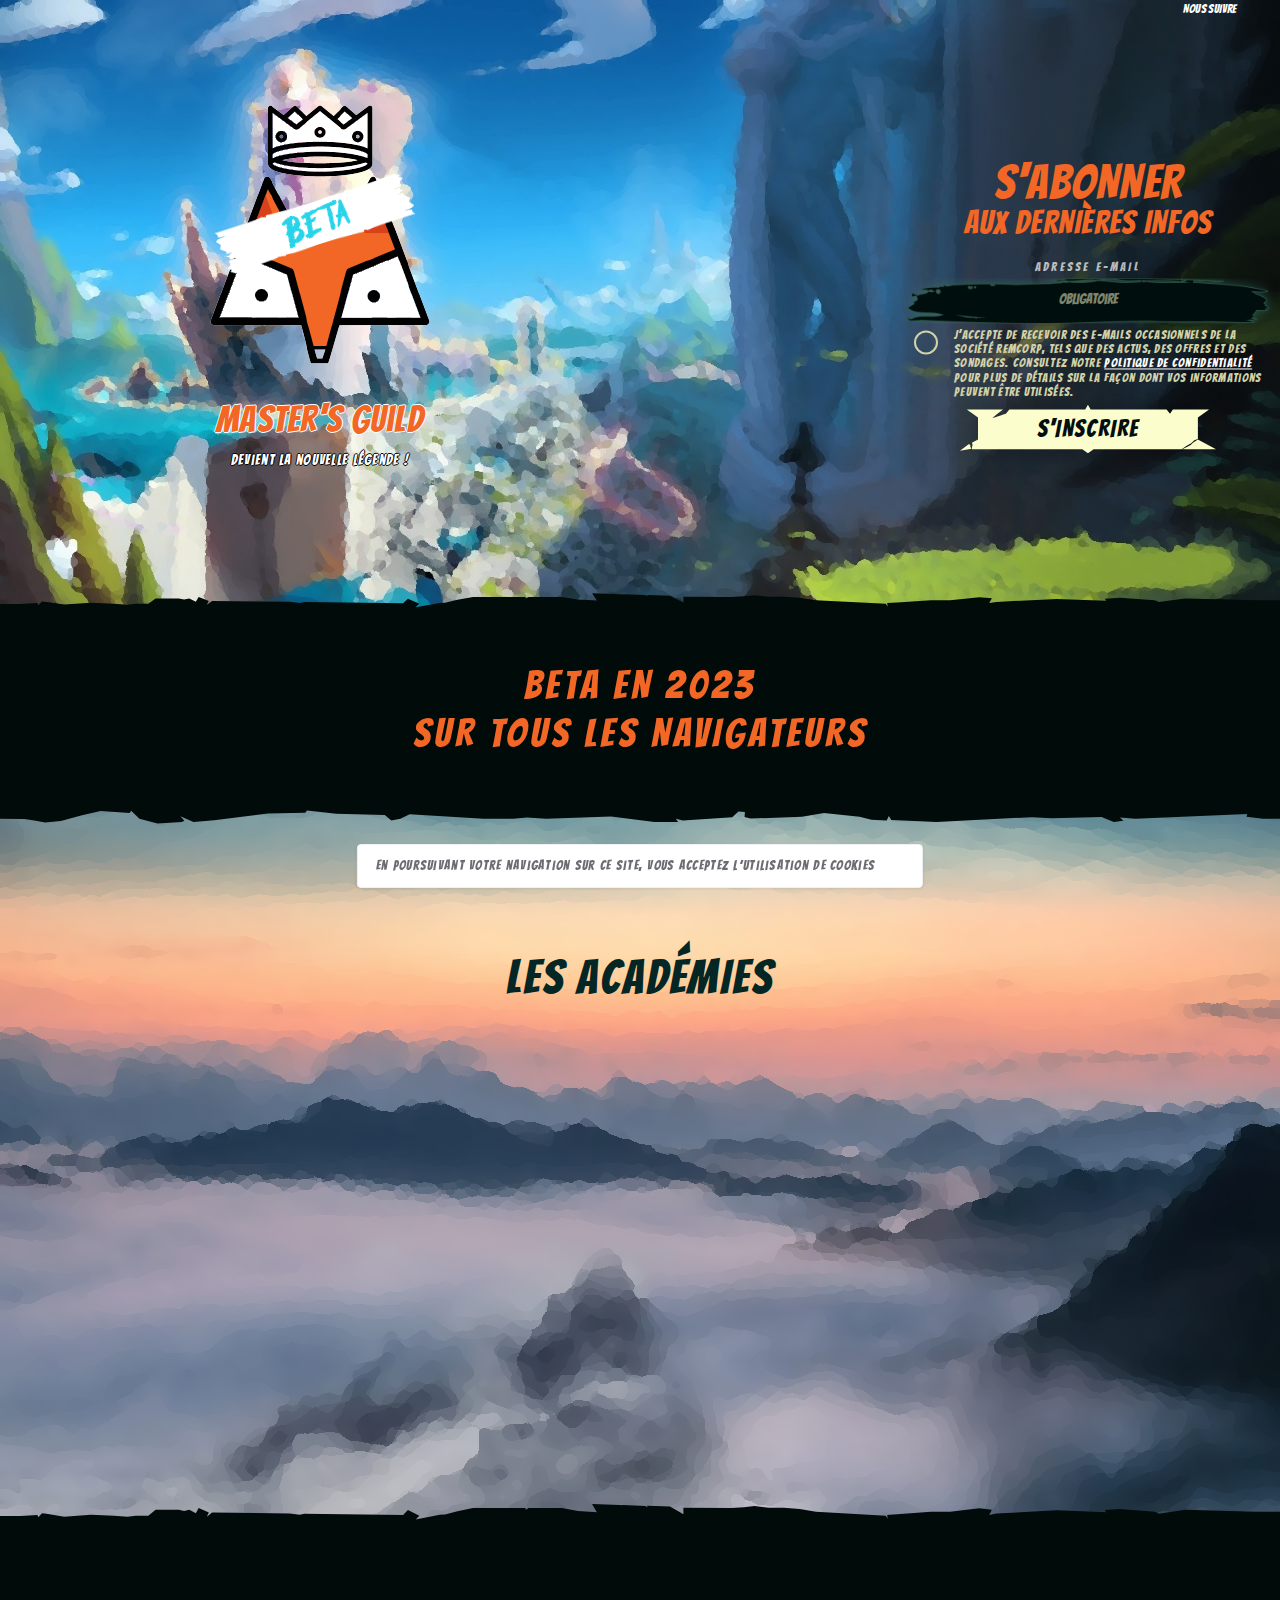
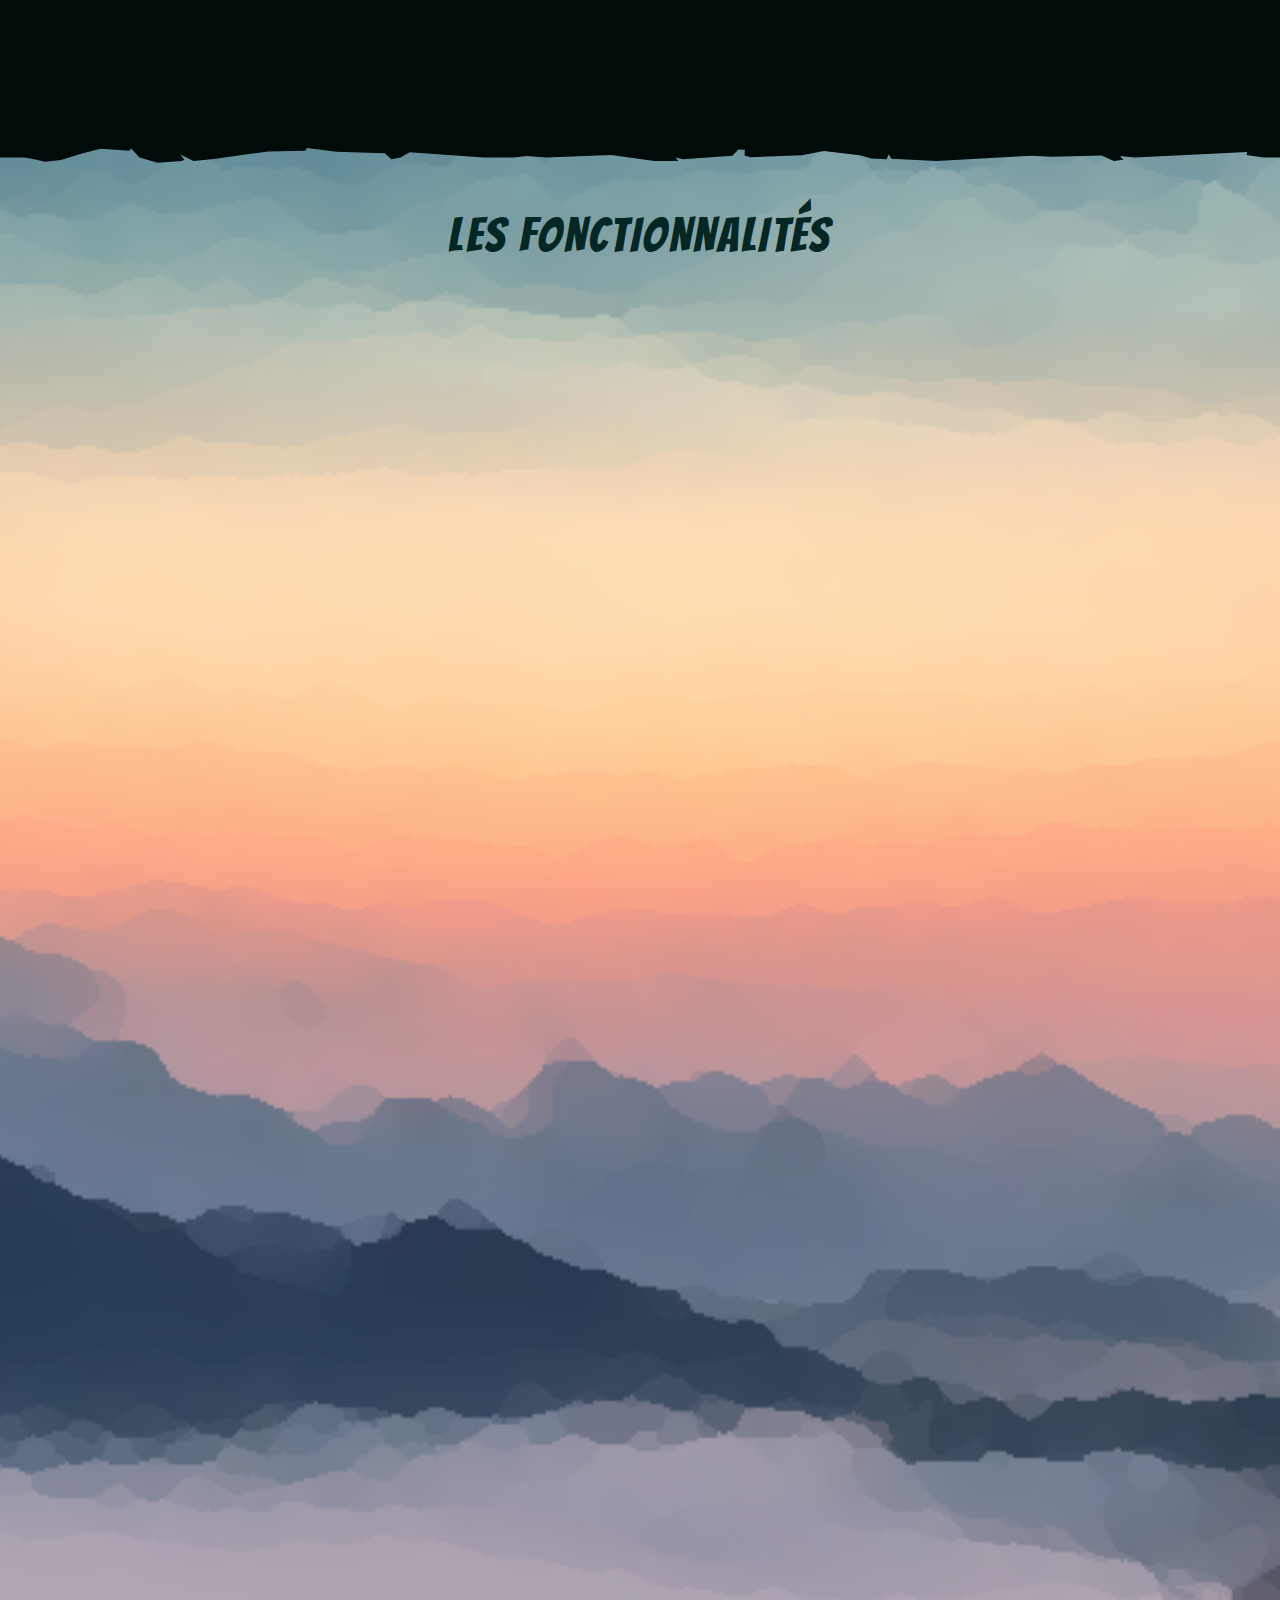
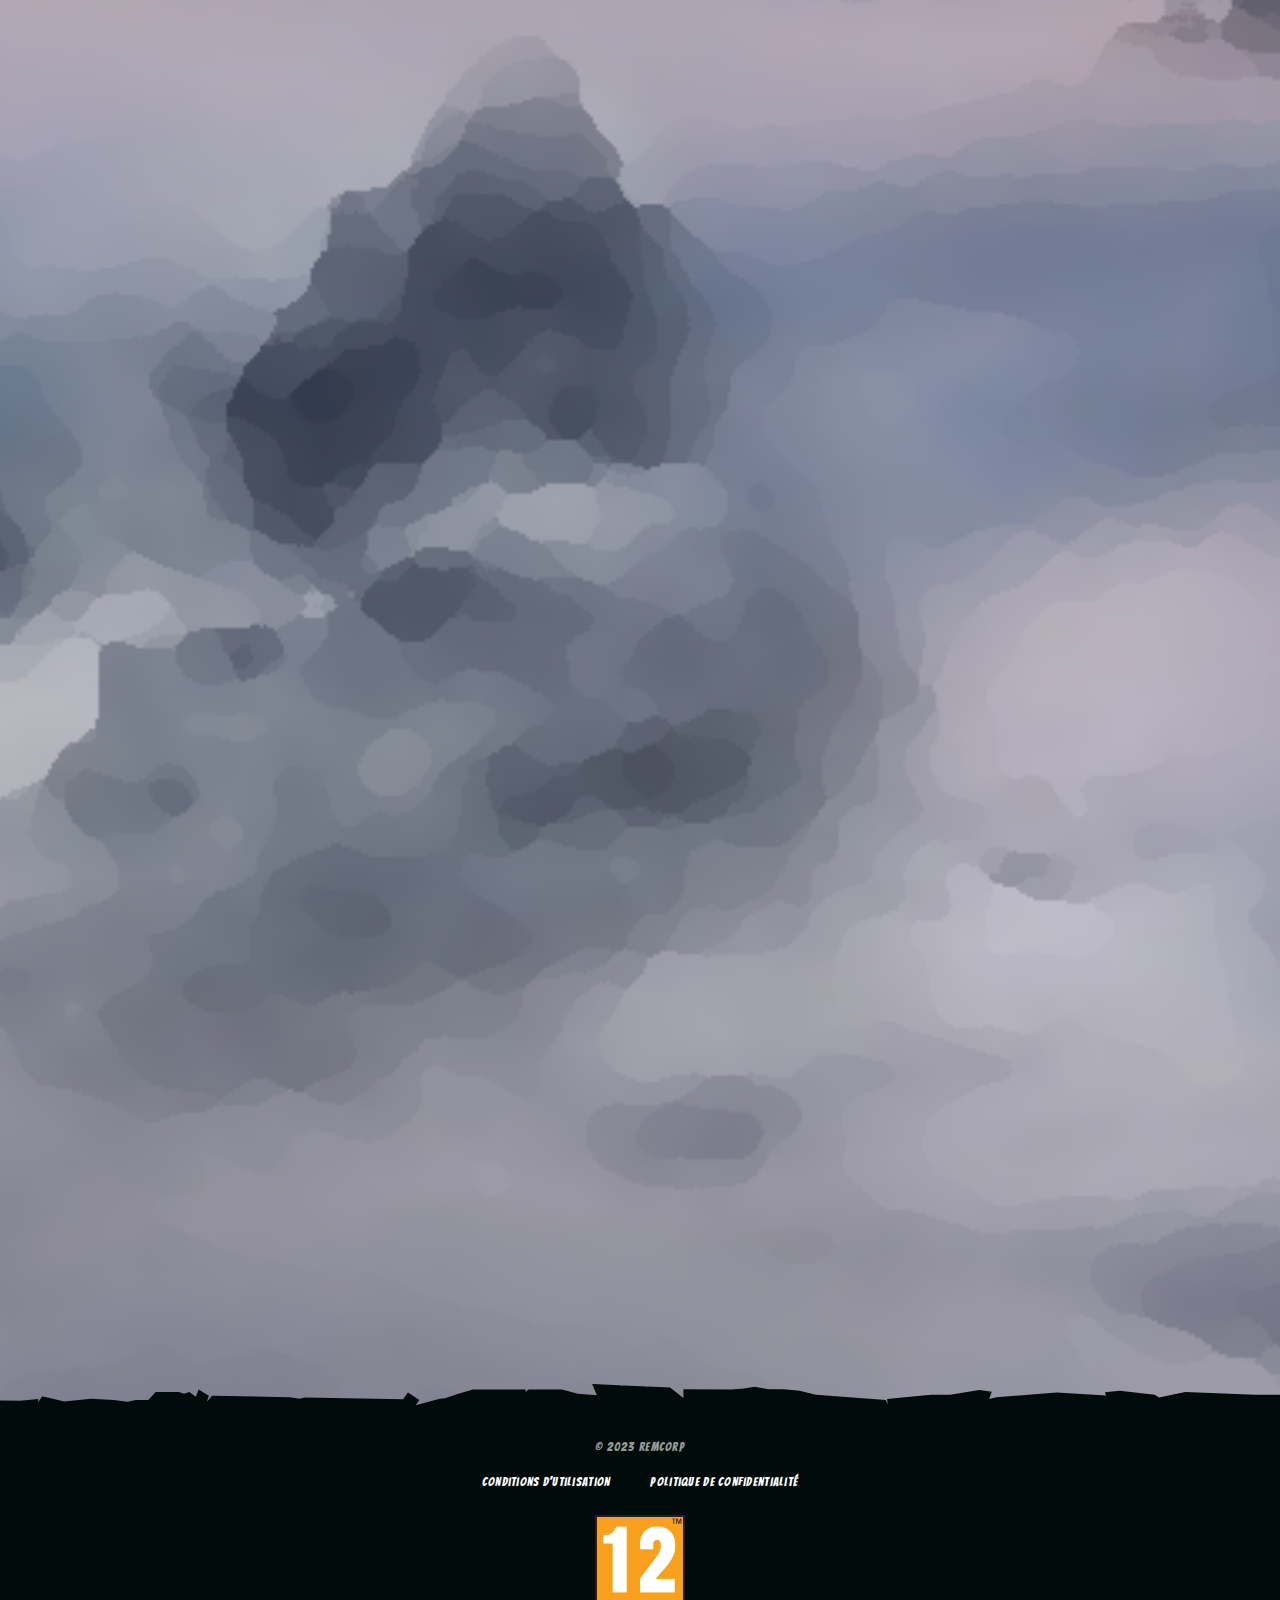
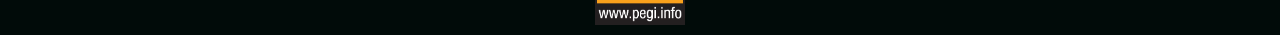
<file: index.html>
<!DOCTYPE html>
<html lang="fr-fr">
<head>

    <title>Masters Guild™</title>

    <meta charset="utf-8">
    <meta content="IE=edge" http-equiv="X-UA-Compatible">
    <meta content="width=device-width, initial-scale=1" name="viewport">
    <meta content="cache-control: public, max-age=604800" name="cache-control"/>
    <meta content="Améliorer votre personnage, ainsi que votre guilde afin de repousser les ennemis qui n'ont qu'un seul objectif : vous anéantir !"
          name="description"/>

    <meta content="Masters Guild™" property="og:title"/>
    <meta content="Masters Guild™" property="og:site_name"/>
    <meta content="Améliorer votre personnage, ainsi que votre guilde afin de repousser les ennemis qui n'ont qu'un seul objectif : vous anéantir !"
          property="og:description"/>
    <meta content="website" property="og:type"/>
    <meta content="https://barberemi.github.io/game" property="og:url"/>
    <meta content="1200" property="og:image:width"/>
    <meta content="630" property="og:image:height"/>
    <meta content="fr-fr" property="og:locale"/>

    <meta name="twitter:url" value="https://barberemi.github.io/masters-guild-landing/"/>
    <meta name="twitter:title" value="Masters Guild™"/>
    <meta name="twitter:description"
          value="Améliorer votre personnage, ainsi que votre guilde afin de repousser les ennemis qui n'ont qu'un seul objectif : vous anéantir !"/>
    <meta name="twitter:card" value="summary_large_image"/>

    <!-- Start Google Analytics -->
    <script async src="https://www.googletagmanager.com/gtag/js?id=G-6VSXDSP9W1"></script>
    <script>
      window.dataLayer = window.dataLayer || [];
      function gtag(){dataLayer.push(arguments);}
      gtag('js', new Date());

      gtag('config', 'G-6VSXDSP9W1');
    </script>
    <!-- End Google Analytics -->

    <link crossorigin href="https://fonts.gstatic.com" rel="preconnect">
    <link rel="stylesheet" href="https://fonts.googleapis.com/css?family=Bangers">
    <link rel="stylesheet" href="https://cdnjs.cloudflare.com/ajax/libs/font-awesome/5.15.3/css/all.min.css" integrity="sha512-iBBXm8fW90+nuLcSKlbmrPcLa0OT92xO1BIsZ+ywDWZCvqsWgccV3gFoRBv0z+8dLJgyAHIhR35VZc2oM/gI1w==" crossorigin="anonymous" referrerpolicy="no-referrer" />
    <link href="assets/style.css" rel="stylesheet">
    <link href="https://unpkg.com/aos@2.3.1/dist/aos.css" rel="stylesheet">

    <!-- Favicon -->
    <link href="assets/images/icons/apple-icon-57x57.png" rel="apple-touch-icon" sizes="57x57">
    <link href="assets/images/icons/apple-icon-60x60.png" rel="apple-touch-icon" sizes="60x60">
    <link href="assets/images/icons/apple-icon-72x72.png" rel="apple-touch-icon" sizes="72x72">
    <link href="assets/images/icons/apple-icon-76x76.png" rel="apple-touch-icon" sizes="76x76">
    <link href="assets/images/icons/apple-icon-114x114.png" rel="apple-touch-icon" sizes="114x114">
    <link href="assets/images/icons/apple-icon-120x120.png" rel="apple-touch-icon" sizes="120x120">
    <link href="assets/images/icons/apple-icon-144x144.png" rel="apple-touch-icon" sizes="144x144">
    <link href="assets/images/icons/apple-icon-152x152.png" rel="apple-touch-icon" sizes="152x152">
    <link href="assets/images/icons/apple-icon-180x180.png" rel="apple-touch-icon" sizes="180x180">
    <link href="assets/images/icons/android-icon-192x192.png" rel="icon" sizes="192x192" type="image/png">
    <link href="assets/images/icons/favicon-32x32.png" rel="icon" sizes="32x32" type="image/png">
    <link href="assets/images/icons/favicon-96x96.png" rel="icon" sizes="96x96" type="image/png">
    <link href="assets/images/icons/favicon-16x16.png" rel="icon" sizes="16x16" type="image/png">
    <link href="assets/images/icons/manifest.json" rel="manifest">
    <link href="assets/images/icons/favicon.ico" rel="shortcut icon" type="image/x-icon"/>

</head>
<body>
    <div id="App">

        <!-- Svgs -->
        <svg class="clip-svg academy">
            <clipPath clipPathUnits="objectBoundingBox" id="academy-clip-path-1">
                <polygon
                        points="220 2.72 213.94 0.74 201.63 1.29 199.47 4.36 185.17 0.8 180.28 0.8 170.15 4.18 165.98 0.8 162.9 5.45 158.92 2.18 136.11 1.63 127.78 0 100.44 0.8 101.89 5.08 99 0.8 96.46 1.27 92.84 3.15 85.96 0.8 82.16 0.8 64.42 1.81 42.88 0.81 30.93 2.22 29.48 4.72 28.93 2.36 15.54 0.8 4.13 3.99 2.1 20.41 5.08 27.9 2.1 30.13 2.1 39.04 5.08 52.09 2.1 55.27 2.1 67.69 6.35 65.14 2.1 70.87 3.49 119.57 7.3 130.71 2.1 140.58 3.81 153.95 8.89 156.49 3.49 157.77 5.67 197.5 2.1 205.19 2.1 218.24 7.62 227.16 5.4 246.89 3.81 266.31 4.77 287.01 0 350.02 3.19 388.53 2.71 418.93 5.42 422.05 2.63 423.74 2.1 457.87 2.1 509.43 2.1 526.13 2.1 537.24 12.26 540 15.54 538.12 21.24 540 46.65 537.68 100.28 540 143.7 537.9 146.99 540 207.67 540 220 522.3 217.31 521.42 220 518.35 218.4 453.98 215.12 417.29 220 417.54 220 395.03 217.52 359.52 215.12 356.44 220 341.68 216.65 291.2 218.4 281.31 220 252.35 217.96 219.36 218.62 182.9 220 177.62 218.4 172.79 214.68 170.59 219.06 167.08 217.96 144.45 217.31 122.48 217.31 75.91 218.4 59.22 214.02 60.31 217.52 55.92 217.96 14.4 220 2.72"/>
            </clipPath>
        </svg>
        <svg class="clip-svg academy">
            <clipPath clipPathUnits="objectBoundingBox" id="academy-clip-path-2">
                <polygon
                        points="217.07 1.19 205.89 0 200.75 0 197.75 2.68 193.44 2.5 183.87 1.75 171.49 0 165.68 2.5 164.55 0 124.61 1.56 87.1 0.81 66.28 0 60.28 2.12 62.34 0 25.39 0 26.7 3.62 13.99 0 1.39 1.93 0.45 19.64 1.82 35.4 1.82 48.49 2.31 57.47 4.01 67.4 0.45 70.8 0.45 77.34 5.47 75.16 5.21 79.51 0.45 83.65 0.45 99.65 1.82 117.59 0.45 138.19 3.83 156.85 2.31 176.5 1.58 201.22 0 221.58 3.53 248.74 0.45 253.1 0.45 275.4 2.56 289.71 0.45 297.46 0.45 315.89 7.42 311.04 0 321.46 4.26 326.8 6.14 335.06 0.45 350.8 0.45 365.83 3.29 374.8 0.45 376.01 0 400.5 2.07 405.34 4.99 458.19 0.45 509.38 0.45 526.11 1.95 537.32 17.52 540 34.77 540 37.96 536.01 46.96 537.88 49.02 540 52.4 536.75 59.9 538.44 72.84 540 85.41 540 99.85 537.32 122.17 538.06 132.3 540 140.36 537.69 137.74 540 169.81 539 167.56 536.94 175.43 540 197.38 538.06 217.44 536.57 220 522.47 218.57 510.58 217.63 494.32 220 488.9 217.82 410.95 218.57 387.39 218.76 349.45 214.63 354.49 217.88 346.55 217.07 336.92 219.95 328.29 217.07 306.08 217.44 267.38 214.5 268.71 217.44 264.95 220 238.41 218.03 221.29 214.82 207.94 218.94 203.82 218.76 116.53 220 112.97 220 31.66 217.44 24.55 220 21.38 220 11.93 217.07 1.19"/>
            </clipPath>
        </svg>
        <svg class="clip-svg academy">
            <clipPath clipPathUnits="objectBoundingBox" id="academy-clip-path-3">
                <polygon
                        points="213.47 537.71 204.51 540 200.64 536.01 200.64 540 181.27 536.98 168.93 535.77 171.59 540 156.83 540 149.57 536.5 139.2 537.17 141.09 540 125.36 538.92 107.69 537.95 91.96 540 47.18 538.43 24.19 536.5 17.41 536.5 2.89 540 0 529.22 3.13 505.95 0 498.19 0 488.5 3.37 492.62 3.86 483.65 0 470.8 0 456.98 3.62 425.46 2.89 387.89 0 338.68 1.92 320.25 7.51 263.18 0 266.43 0 226.19 6.28 223.53 4.83 195.65 0 176.25 2.89 158.8 2.41 138.92 2.16 112.98 7.49 118.56 3.86 106.92 0 27.54 1.92 17.22 1.44 10.43 0 1.95 7 0 10.88 0 30.97 0.98 48.39 3.4 56.38 6.56 60.01 0 74.53 0 88.09 1.71 104.31 1.95 120.28 1.95 123.91 0 127.54 0 125.61 5.1 133.12 4.54 142.31 0 167.24 1.22 178.13 0 202.09 0 216.37 1.47 218.93 13.34 218.93 22.56 216.13 36.13 220 32.74 217.1 73.95 218.93 85.1 217.34 97.47 216.13 114.68 216.13 131.65 218.93 129.22 218.93 139.16 215.88 140.62 216.12 144.97 217.82 149.1 218.93 177.22 215.88 183.04 217.34 190.56 216.61 201.22 218.93 211.65 215.16 216.74 218.93 224.98 218.93 247.53 215.64 252.13 218.93 249.71 218.93 276.86 215.88 281.22 218.93 282.19 216.85 312.5 214.19 324.37 218.93 328.74 218.93 337.46 215.16 335.04 215.65 354.69 218.93 353.46 218.93 385.46 216.37 391.52 218.93 411.65 217.58 439.04 215.16 463.52 218.93 472.01 218.93 534.55 213.47 537.71"/>
            </clipPath>
        </svg>

        <svg class="clip-svg">
            <clipPath clipPathUnits="objectBoundingBox" id="about-clip-path">
                <path d="M136.37,22.21l34.28,2.13,20.73,2.44,12.19-2.44h18.89l11-12.18h34.74l7.92,2.43L284,12.16l9.75,7.3L298,8.5l15.24,9.14-3,9.14,7.94-9.14,116.48,2.23,15.08,2.57,6.87-2.15,148,2.83,7.31-10.36L629,24.34l-5.48,7.93,36.27-9.87,7.77-.64,18.74-6.57L709.44,8.5h78.78l.3,2.86.8.1,3.62-3h50l23.77,6.09L895.33,17,888.41.86l.44-.86L928.8,1.87l4.49.73,1.44-.45L967.89,4l3.21,2.9-.41-3.08L1005,5.45l20.11,15.84V7.88l71.93.62L1116,6.66l15.84-2.44,20.73,3.66h23.16l23.77,2.44,24.38,5.8,104.84,8.22,2.89,6.42-.94-7.92,15.11-1.55,50.59-5.17h29l43.63-7,18.83,2.67-4,10.86L1494.66,20,1585,13l74.19,4.36-1.75-4.8,22.26-2.18L1732,16.12l6.55,4.29,39.28-8.28,104.72,4H1920V527h-25.27l-25-5.14,1.14-6.31L1702.68,527l-22.72-3,5.08,7.66-14.27,2.68-18.39-11.74-74.63,3L1548,523.08l-143.35,11.2L1337,529.57l-3.79-9.19L1330,530.65,1307.24,529l-17.85-7-53.56-8.65-33,8.65-77.23,4.33-8.78-3.79.56-11.54-9.76-.9-9.19,13-74.11,7.57L1013.5,527l3.79,7.32H981.72l-65.05-12.54L819,527l-28.39-3-20.34,3H725.45l-111-10.78L600.6,527,587,530.57l-9.87-12.43-72.9-3-43.75-7.73L457.94,513l-56.18,1.28-80.63,15.88-30.87,4.13L270.53,520.7l6,10.73-3.85,2.85-36.46,3.58-27-10.9-12.44-18.69-2.49,4.85-43.39-4.42L123,518.51l-31.7,13.35-23.58,3.86-16.31-5.15-15-3.43L0,527V25l30.55.23,25.64-2.39,1.33,4.91L63,19l6.73,1.15,26.64,6.16Z"/>
            </clipPath>
        </svg>

        <svg class="clip-svg">
            <clipPath clipPathUnits="objectBoundingBox" id="feature-clip-path">
                <path d="M1600,4.81l-8.94-2.93-31.62,5.5-28.09,3,3.31-8.19-18.33-.24-14.54,7L1484.05,3l-39.91,1.48L1425.28.73,1368.76,0l-20.7,3-22.17,3-26.61,7.38h-20.69l-13.3-8.86h-31l4.43,8.86h-7.39L1223.9,0h-19.22L1176.6,4.43l-19.22,1.48-26.6,2.95L1108.6,5.91l-2.95,7.38L1096.78,0h-47.3l-60.6,7.38L963.75,0,889.84,4.43,844,8.86l-7.39-4.43h-37l-1.47,8.86L786.37,0,776,5.91l-93.75.4L647.6,2.57,603.13,0l-15,5.31L565.76,7.69l-29.9,2.63,1.72-8.26L490.14,0,484,9.88l-35.61,2.2L399.1,10.32,340.66,2.68,318.68,0l-.88,5.93L311.65,0,273.26,2h-7.21l-15,5-6.14-5L240.4,8.83,234.52,4l-33.66-.8L188.57.79,148.23,2l2.13,6.32L146.09,2l-3.74.7L137,5.44,126.85,2h-5.61L95.06,3.47,63.28,2,45.65,4.07,43.5,7.76l-.8-3.49L22.93,2,6.09,6.68,3.1,30.9,7.49,42,3.1,45.24V58.39L7.49,77.65,3.1,82.34v18.32L9.37,96.9,3.1,105.35l2.05,71.86,5.62,16.44L3.1,208.21l2.52,19.72,7.5,3.76-8,1.88,3.21,29.09L3.1,274v19.25l8.14,13.15L8,335.53,5.62,364.18,7,394.72l15.13,8.48-3,10.34L5.07,420.71,0,487.69l1.09,13.16,13.69,2.78-12.87,7.2L4.7,544.51,4,589.37,8,594l-4.11,2.5L3.1,646.82V763.93l15,4.07,4.85-2.78,8.4,2.78,37.5-3.43L148,768l64.08-3.1,4.85,3.1h29l6.37-11.35L250.1,768l55.56-3.89,57.07-4.72,7.54,8.61h21l-3.14-10.92L465.6,768l14.87-4.33L483,768h17.4L513,761.48l19.81,3.07,17.56-5.27-6.6,5.27,32.1,3.45,40.88-7.4,4,7.4h22.42l14.51-4.77,63.69,3.29,62.08-5.9L844,764l14.83,4,10.35-5.91,22.12,2,4.48-3.51,5.92-1.48L895.75,768h8.87l7.39-5.91,42.87,3,23.65,3,39.91-5.91L1135.89,765l5.23,3H1150l-4.43-8.86,17.74-3,34,5.91,19.22-1.47,10.35,3,7.39,4.43,8.87-1.48,3-5.9,71,3,20.7-5.91-4.17,5.74,3.45.1,6.63-4.36,19.21,3,14.79,4.43,73.9,1.48,50.26-7.38h10.35l10.34,4.43,25.13-5.91,20.7,8.86h13.49l18.2-26.12-4-1.29,4-4.54-2.36-95L1592.79,587l7.21.37V554.1l-3.65-52.39-3.56-4.54,7.21-21.79-5-74.48,2.59-14.58,2.36-42.73-3-48.68,1-24.26,2-7.78-2.36-7.13-5.5-3.25,6.47-5.18L1597,213.92l-1-32.41V112.79l1.62-24.63-6.47,1.62,5.17-6.48L1597,22Z"/>
            </clipPath>
        </svg>

        <!-- Header -->
        <section id="Header">
            <div class="top-bar d-none d-lg-block">
                <div class="social">
                    <span>Nous suivre</span>
                    <a href="https://www.facebook.com/remi.barbe1/" class="social-btn" rel="noopener" target="_blank">
                        <i class="fab fa-facebook"></i>
                    </a>
                    <a href="https://twitter.com/Rem_Barbe" class="social-btn" rel="noopener" target="_blank">
                        <i class="fab fa-twitter"></i>
                    </a>
                </div>
            </div>
            <picture>
                <img alt="" class="img-fluid d-md-none" src="assets/images/home-height.jpg">
            </picture>

            <div class="content">
                <div class="meta">
                    <picture>
                        <div>
                            <img alt="Logo masters guild" src="assets/images/logo-beta.png">
                            <h1>Master's Guild</h1>
                            <div>Devient la nouvelle Légende !</div>
                        </div>
                    </picture>
                </div>
                <aside id="Signup">
                    <div>
                        <h2>
                            <span>S'abonner</span>
                            <span>aux dernières infos</span>
                        </h2>
                        <div class="formwrapper">
                            <form class="form" action="https://mailthis.to/barbe.remi25+newletter-game@gmail.com" method="POST">
                                <div class="d-md-flex d-lg-block justify-content-md-center">
                                    <div class="form-group mr-md-2 mr-lg-0">
                                        <label for="Email">Adresse e-mail</label>
                                        <div>
                                            <input type="email" name="Email" id="Email" placeholder="Obligatoire" required="required" class="form-control" />
                                        </div>
                                    </div>
                                </div>
                                <div class="custom-control custom-checkbox">
                                    <input type="checkbox" name="Agree" id="Agree" required="required" class="custom-control-input">
                                    <label for="Agree" class="custom-control-label">
                                        <span>J’accepte de recevoir des e-mails occasionnels de la société RemCorp, tels que des actus, des offres et des sondages. Consultez notre <a href="confidentialite.html" target="_blank" rel="noopener">politique de confidentialité</a> pour plus de détails sur la façon dont vos informations peuvent être utilisées.</span>
                                    </label>
                                </div>
                                <button type="submit" class="btn cracked">
                                    <svg xmlns="http://www.w3.org/2000/svg" viewBox="0 0 260 49.27">
                                        <g>
                                            <polygon points="241.56 35.25 260 44.98 225.69 44.98 229.9 43.18 234.27 40.8 236.6 38.63 241.56 35.25"></polygon>
                                            <path d="M225.13,45H135.66l-5.73,4.29L124.2,45H12.2l.05-3,.61-.73-.71-2.72,6.15-3.24V12.85L6.9,4.78H43.71s-12,9.22-10.5,8.71S46.53,9.14,46.53,9.14l3.58-4.36h77.06L129.93,0l2.76,4.78h77.06l3.59,4.36,2.81-4.36H253l-11.4,8.07v21.9L238,36.05l-3.11,3-4.27,2.19Z"></path>
                                            <polygon points="11.66 44.69 0 46.66 9.12 39.69 10.72 41.23 10.3 42.39 11.66 44.69"></polygon>
                                        </g>
                                    </svg>
                                    <span>S'inscrire</span>
                                </button>
                            </form>
                        </div>
                    </div>
                </aside>
            </div>
        </section>

        <!-- Date Sortie -->
        <section id="Launch">
            <div class="content" data-aos="zoom-in">
                <h2>Beta en 2023<br/>sur tous les navigateurs</h2>
            </div>
        </section>

        <!-- Académies -->
        <section class="academies-bg" id="Academies">
            <div class="content">
                <h2 class="mb-3 mb-lg-5">Les académies</h2>
                <div class="academies">

                    <span class="academy" data-aos="flip-left">
                        <div class="infinite-sprite-warrior"></div>
                        <div class="meta">
                            <div class="name">Guerrier</div>
                        </div>
                    </span>

                    <span class="academy" data-aos="flip-left">
                        <div class="infinite-sprite-hunter"></div>
                        <div class="meta">
                            <div class="name">Archer</div>
                        </div>
                    </span>

                    <span class="academy" data-aos="flip-left">
                        <div class="infinite-sprite-magician"></div>
                        <div class="meta">
                            <div class="name">Mage</div>
                        </div>
                    </span>

                </div>
            </div>
        </section>

        <!-- Description -->
        <section id="Description">
            <div class="content" data-aos="zoom-in">
                <h2 class="mb-3">Résister face à l'envahisseur</h2>
                <p>Améliorez votre personnage, ainsi que votre guilde afin de repousser les ennemis qui n'ont qu'un seul objectif : vous anéantir !</p>
            </div>
        </section>

        <!-- Fonctionnalités -->
        <section class="academies-bg" id="Features">
            <h2 class="mb-5">Les fonctionnalités</h2>

            <!-- Personnage -->
            <div class="feature" data-aos="zoom-in">
                <div class="meta">
                    <h3 class="mb-1">Équipements de personnage</h3>
                    <span class="btn cracked">
                        <svg viewBox="0 0 260 49.27" xmlns="http://www.w3.org/2000/svg">
                            <g>
                                <polygon
                                        points="241.56 35.25 260 44.98 225.69 44.98 229.9 43.18 234.27 40.8 236.6 38.63 241.56 35.25"/>
                                <path d="M225.13,45H135.66l-5.73,4.29L124.2,45H12.2l.05-3,.61-.73-.71-2.72,6.15-3.24V12.85L6.9,4.78H43.71s-12,9.22-10.5,8.71S46.53,9.14,46.53,9.14l3.58-4.36h77.06L129.93,0l2.76,4.78h77.06l3.59,4.36,2.81-4.36H253l-11.4,8.07v21.9L238,36.05l-3.11,3-4.27,2.19Z"/>
                                <polygon points="11.66 44.69 0 46.66 9.12 39.69 10.72 41.23 10.3 42.39 11.66 44.69"/>
                            </g>
                        </svg>
                        <span id="btn_feature_items" onClick="displayTextOnFeature('feature_items')">En savoir +</span>
                    </span>
                </div>
                <picture>
                    <div id="text_feature_items">
                        <h3>Équipements de personnage</h3>
                        <p>Équipez votre personnage avec des objets récupérés lors de vos combats, explorations ou échanges afin de devenir encore plus puissant.</p>
                    </div>
                    <img id="feature_items" alt="Équipements de personnage" class="img-fluid mb-3 mb-md-0" src="assets/images/equipment.png">
                </picture>
            </div>

            <!-- Compétences -->
            <div class="feature" data-aos="zoom-in">
                <div class="meta">
                    <h3 class="mb-1">Compétences de personnage</h3>
                    <span class="btn cracked">
                        <svg viewBox="0 0 260 49.27" xmlns="http://www.w3.org/2000/svg">
                            <g>
                                <polygon
                                        points="241.56 35.25 260 44.98 225.69 44.98 229.9 43.18 234.27 40.8 236.6 38.63 241.56 35.25"/>
                                <path d="M225.13,45H135.66l-5.73,4.29L124.2,45H12.2l.05-3,.61-.73-.71-2.72,6.15-3.24V12.85L6.9,4.78H43.71s-12,9.22-10.5,8.71S46.53,9.14,46.53,9.14l3.58-4.36h77.06L129.93,0l2.76,4.78h77.06l3.59,4.36,2.81-4.36H253l-11.4,8.07v21.9L238,36.05l-3.11,3-4.27,2.19Z"/>
                                <polygon points="11.66 44.69 0 46.66 9.12 39.69 10.72 41.23 10.3 42.39 11.66 44.69"/>
                            </g>
                        </svg>
                        <span id="btn_feature_skills" onClick="displayTextOnFeature('feature_skills')">En savoir +</span>
                    </span>
                </div>
                <picture>
                    <div id="text_feature_skills">
                        <h3>Compétences de personnage</h3>
                        <p>Choisissez les compétences que vous souhaitez avoir en combat afin de vous battre contre les monstres.</p>
                    </div>
                    <img id="feature_skills" alt="Compétences de personnage" class="img-fluid mb-3 mb-md-0" src="assets/images/skill.png">
                </picture>
            </div>

            <!-- Constructions -->
            <div class="feature" data-aos="zoom-in">
                <div class="meta">
                    <h3 class="mb-1">Construction de bâtiments</h3>
                    <span class="btn cracked">
                        <svg viewBox="0 0 260 49.27" xmlns="http://www.w3.org/2000/svg">
                            <g>
                                <polygon
                                        points="241.56 35.25 260 44.98 225.69 44.98 229.9 43.18 234.27 40.8 236.6 38.63 241.56 35.25"/>
                                <path d="M225.13,45H135.66l-5.73,4.29L124.2,45H12.2l.05-3,.61-.73-.71-2.72,6.15-3.24V12.85L6.9,4.78H43.71s-12,9.22-10.5,8.71S46.53,9.14,46.53,9.14l3.58-4.36h77.06L129.93,0l2.76,4.78h77.06l3.59,4.36,2.81-4.36H253l-11.4,8.07v21.9L238,36.05l-3.11,3-4.27,2.19Z"/>
                                <polygon points="11.66 44.69 0 46.66 9.12 39.69 10.72 41.23 10.3 42.39 11.66 44.69"/>
                            </g>
                        </svg>
                        <span id="btn_feature_constructions" onClick="displayTextOnFeature('feature_constructions')">En savoir +</span>
                    </span>
                </div>
                <picture>
                    <div id="text_feature_constructions">
                        <h3>Construction de bâtiments</h3>
                        <p>Construisez toute une palette de bâtiments afin d'obtenir des bonus pour vous, mais aussi pour votre guilde.</p>
                    </div>
                    <img id="feature_constructions" alt="Construction de bâtiments" class="img-fluid mb-3 mb-md-0" src="assets/images/construction.png">
                </picture>
            </div>

            <!-- Guild -->
            <div class="feature" data-aos="zoom-in">
                <div class="meta">
                    <h3 class="mb-1">Gestion de guilde</h3>
                    <span class="btn cracked">
                        <svg viewBox="0 0 260 49.27" xmlns="http://www.w3.org/2000/svg">
                            <g>
                                <polygon
                                        points="241.56 35.25 260 44.98 225.69 44.98 229.9 43.18 234.27 40.8 236.6 38.63 241.56 35.25"/>
                                <path d="M225.13,45H135.66l-5.73,4.29L124.2,45H12.2l.05-3,.61-.73-.71-2.72,6.15-3.24V12.85L6.9,4.78H43.71s-12,9.22-10.5,8.71S46.53,9.14,46.53,9.14l3.58-4.36h77.06L129.93,0l2.76,4.78h77.06l3.59,4.36,2.81-4.36H253l-11.4,8.07v21.9L238,36.05l-3.11,3-4.27,2.19Z"/>
                                <polygon points="11.66 44.69 0 46.66 9.12 39.69 10.72 41.23 10.3 42.39 11.66 44.69"/>
                            </g>
                        </svg>
                        <span id="btn_feature_guild" onClick="displayTextOnFeature('feature_guild')">En savoir +</span>
                    </span>
                </div>
                <picture>
                    <div id="text_feature_guild">
                        <h3>Gestion de guilde</h3>
                        <p>Fondez votre propre guilde, ou rejoignez en une afin d'avoir accès à une multitude d'autres fonctionnalités.</p>
                    </div>
                    <img id="feature_guild" alt="Gestion de guilde" class="img-fluid mb-3 mb-md-0" src="assets/images/guild.png">
                </picture>
            </div>

            <!-- Exploration -->
            <div class="feature" data-aos="zoom-in">
                <div class="meta">
                    <h3 class="mb-1">Exploration de zones</h3>
                    <span class="btn cracked">
                        <svg viewBox="0 0 260 49.27" xmlns="http://www.w3.org/2000/svg">
                            <g>
                                <polygon
                                        points="241.56 35.25 260 44.98 225.69 44.98 229.9 43.18 234.27 40.8 236.6 38.63 241.56 35.25"/>
                                <path d="M225.13,45H135.66l-5.73,4.29L124.2,45H12.2l.05-3,.61-.73-.71-2.72,6.15-3.24V12.85L6.9,4.78H43.71s-12,9.22-10.5,8.71S46.53,9.14,46.53,9.14l3.58-4.36h77.06L129.93,0l2.76,4.78h77.06l3.59,4.36,2.81-4.36H253l-11.4,8.07v21.9L238,36.05l-3.11,3-4.27,2.19Z"/>
                                <polygon points="11.66 44.69 0 46.66 9.12 39.69 10.72 41.23 10.3 42.39 11.66 44.69"/>
                            </g>
                        </svg>
                        <span id="btn_feature_explorations" onClick="displayTextOnFeature('feature_explorations')">En savoir +</span>
                    </span>
                </div>
                <picture>
                    <div id="text_feature_explorations">
                        <h3>Exploration de zones</h3>
                        <p>Voyagez dans des zones différentes afin de gagner de l'équipements et de l'expérience et ainsi avoir accès à de meilleures zones.</p>
                    </div>
                    <img id="feature_explorations" alt="Exploration de zones" class="img-fluid mb-3 mb-md-0" src="assets/images/exploration.png">
                </picture>
            </div>

            <!-- Fight -->
            <div class="feature" data-aos="zoom-in">
                <div class="meta">
                    <h3 class="mb-1">Combats au tour par tour</h3>
                    <span class="btn cracked">
                        <svg viewBox="0 0 260 49.27" xmlns="http://www.w3.org/2000/svg">
                            <g>
                                <polygon
                                        points="241.56 35.25 260 44.98 225.69 44.98 229.9 43.18 234.27 40.8 236.6 38.63 241.56 35.25"/>
                                <path d="M225.13,45H135.66l-5.73,4.29L124.2,45H12.2l.05-3,.61-.73-.71-2.72,6.15-3.24V12.85L6.9,4.78H43.71s-12,9.22-10.5,8.71S46.53,9.14,46.53,9.14l3.58-4.36h77.06L129.93,0l2.76,4.78h77.06l3.59,4.36,2.81-4.36H253l-11.4,8.07v21.9L238,36.05l-3.11,3-4.27,2.19Z"/>
                                <polygon points="11.66 44.69 0 46.66 9.12 39.69 10.72 41.23 10.3 42.39 11.66 44.69"/>
                            </g>
                        </svg>
                        <span id="btn_feature_fights" onClick="displayTextOnFeature('feature_fights')">En savoir +</span>
                    </span>
                </div>
                <picture>
                    <div id="text_feature_fights">
                        <h3>Combats au tour par tour</h3>
                        <p>Système de combat au tour par tour, où il vous faudra correctement choisir vos actions afin de réussir à battre vos ennemis.</p>
                    </div>
                    <img id="feature_fights" alt="Combats au tour par tour" class="img-fluid mb-3 mb-md-0" src="assets/images/fight.png">
                </picture>
            </div>
        </section>

        <!-- Barre Footer -->
        <div class="footer-separation">
            <img alt="" class="img-fluid" src="assets/images/footer-separation.svg">
        </div>

        <!-- Footer -->
        <footer>
            <div class="justify-content-md-between align-items-center">
                <div class="social">
                    <a href="https://www.facebook.com/remi.barbe1/" class="social-btn" rel="noopener" target="_blank">
                        <i class="fab fa-facebook"></i>
                    </a>
                    <a href="https://twitter.com/Rem_Barbe" class="social-btn" rel="noopener" target="_blank">
                        <i class="fab fa-twitter"></i>
                    </a>
                </div>
            </div>

            <div class="d-flex flex-column-reverse flex-md-column justify-content-md-between text-center">
                <div class="legal">
                    <p>© 2023 RemCorp</p>
                    <div class="links mb-md-4">
                        <a href="cgu.html" class="" rel="noopener" target="_blank">
                            Conditions d'utilisation
                        </a>
                        <a href="confidentialite.html" class="" rel="noopener" target="_blank">
                            Politique de confidentialité
                        </a>
                    </div>
                </div>

                <div class="pegi">
                    <img src="assets/images/pegi-12.jpeg" alt="PEGI 12" class="img-fluid pegi">
                </div>
            </div>
        </footer>
        <div class="banner-cookie banner" id="Banner">
            <span>En poursuivant votre navigation sur ce site, vous acceptez l’utilisation de cookies</span>
            <button type="button" class="banner-button" onclick="addAcceptanceCookie();checkAcceptanceCookie();">
                <i class="fas fa-times banner-cross"></i>
            </button>
        </div>
    </div>

    <script src="https://unpkg.com/aos@2.3.1/dist/aos.js"></script>
    <script type="text/javascript">
        AOS.init();
        checkAcceptanceCookie();
        function displayTextOnFeature(feature) {
          if (document.getElementById('btn_' + feature).innerHTML === "En savoir +") {
            document.getElementById('text_' + feature).style.display = "block";
            document.getElementById(feature).style.filter = "brightness(0.2)";
            document.getElementById('btn_' + feature).innerHTML = "Annuler";
          } else {
            document.getElementById('text_' + feature).style.display = "none";
            document.getElementById(feature).style.filter = "brightness(1)";
            document.getElementById('btn_' + feature).innerHTML = "En savoir +";
          }
        }
        function addAcceptanceCookie() {
          var date = new Date();
          date.setTime(date.getTime() + (60*60*24*7*1000)); // +7 days
          var expires = "expires="+ date.toUTCString();
          document.cookie = "acceptance=true;" + expires + ";path=/";
        }
        function checkAcceptanceCookie() {
          var match = document.cookie.match(new RegExp('(^| )acceptance=([^;]+)'));
          if (match) {
            document.getElementById('Banner').style.opacity = 0;
            document.getElementById('Banner').style.visibility = 'hidden';
          }else{
            document.getElementById('Banner').style.opacity = 1;
            document.getElementById('Banner').style.visibility = 'visible';
          }
        }
    </script>

</body>
</html>
</file>
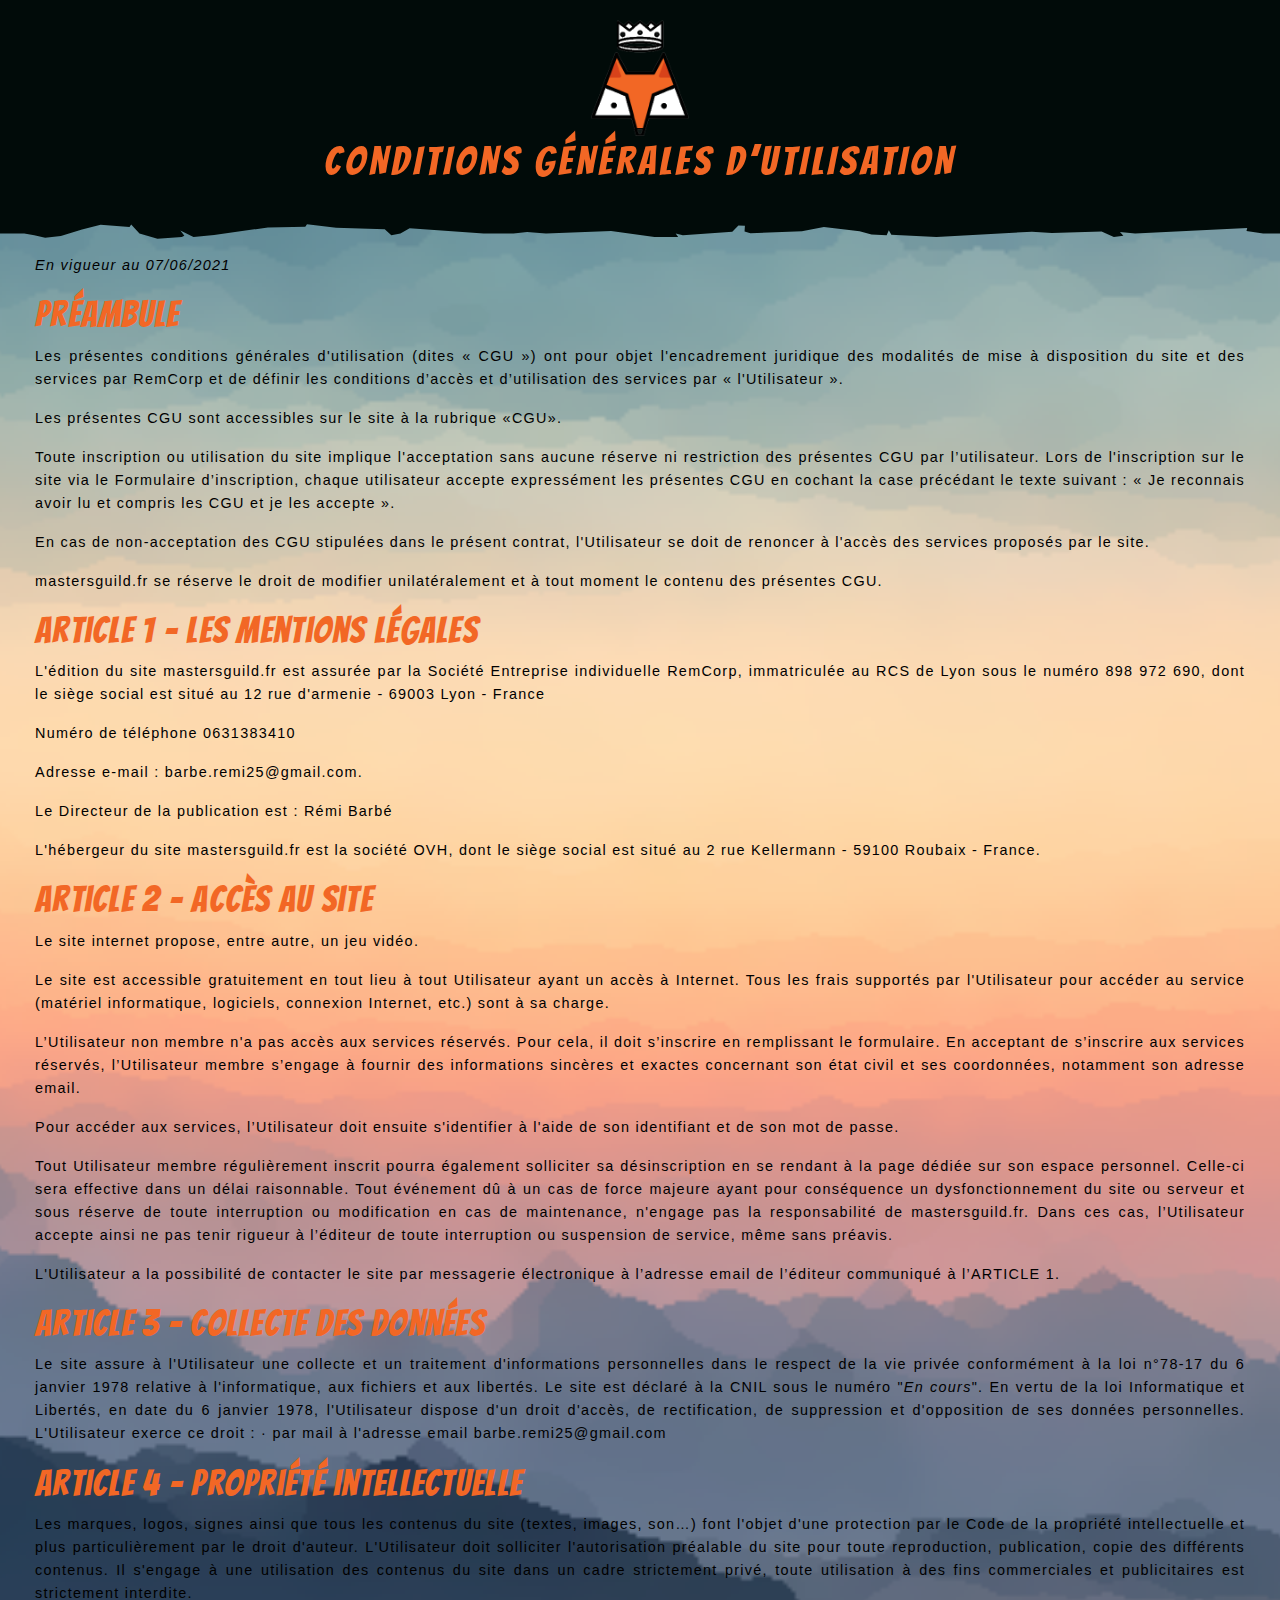
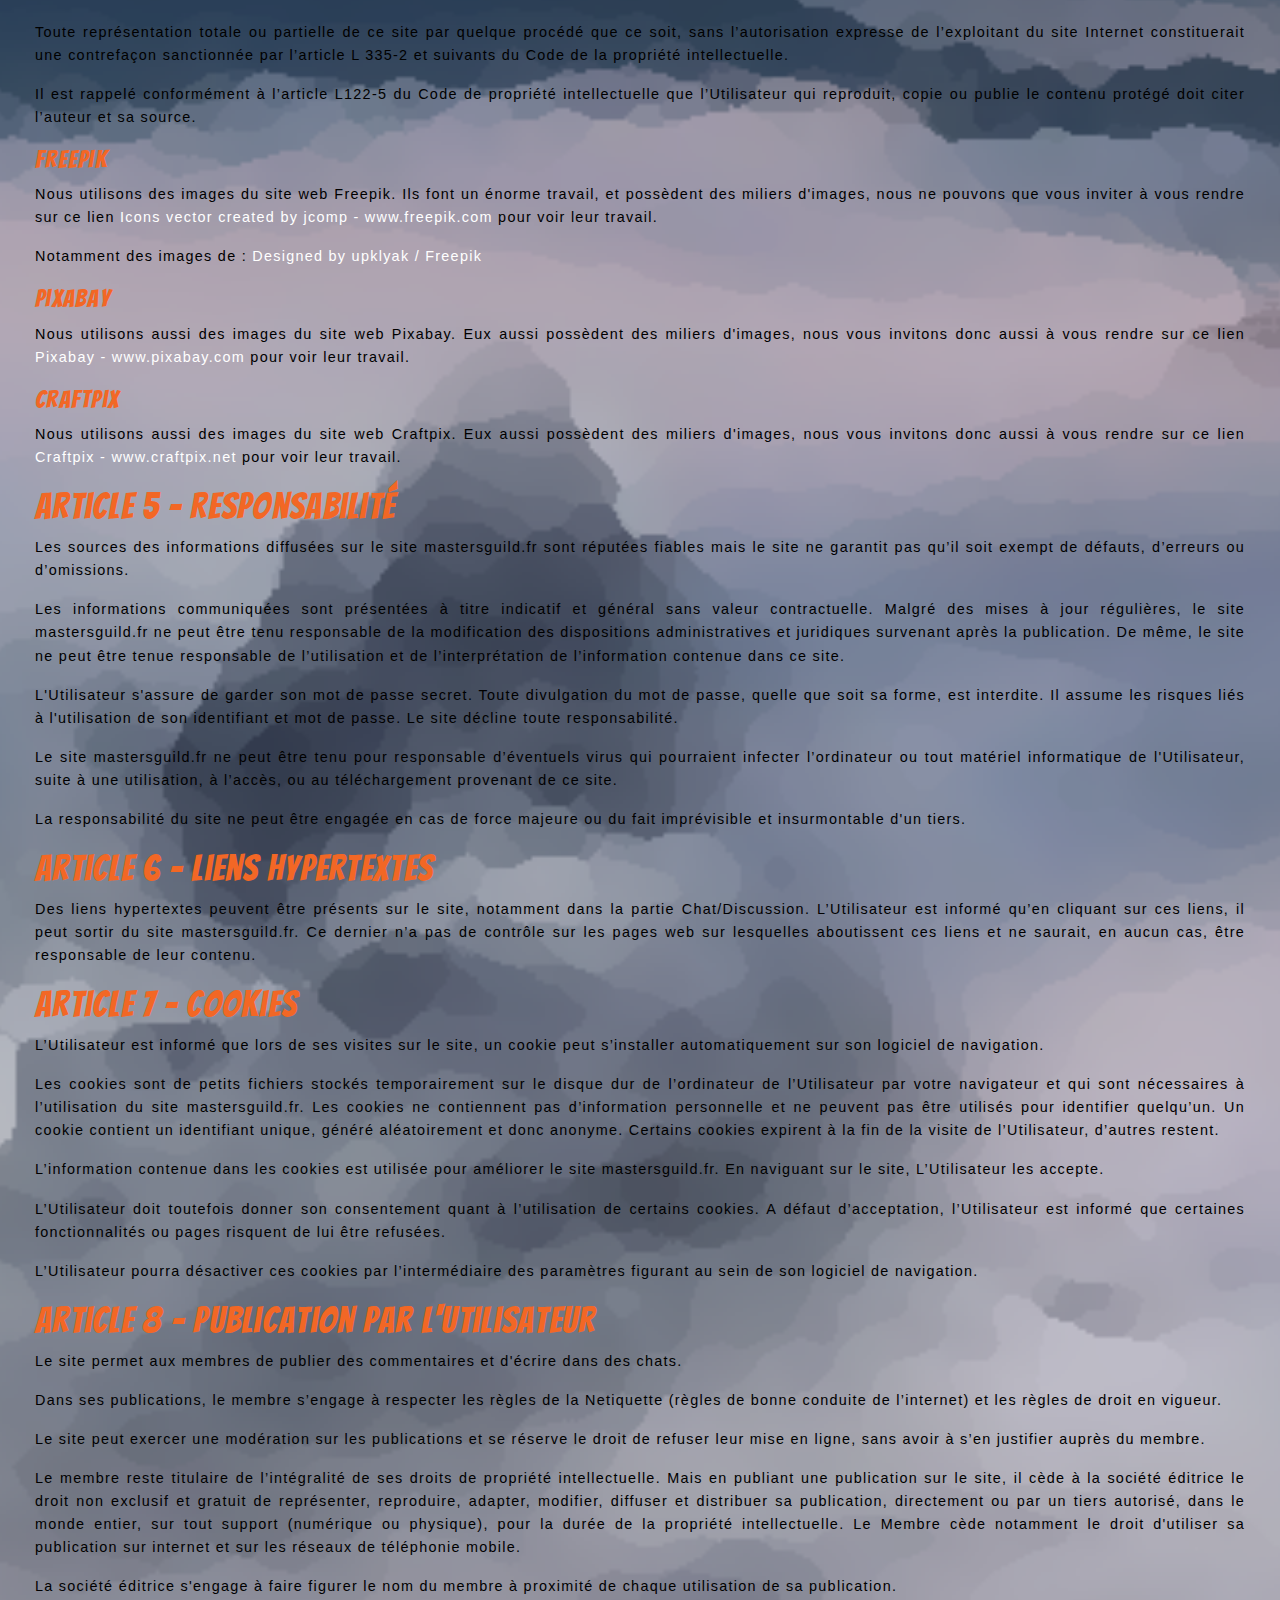
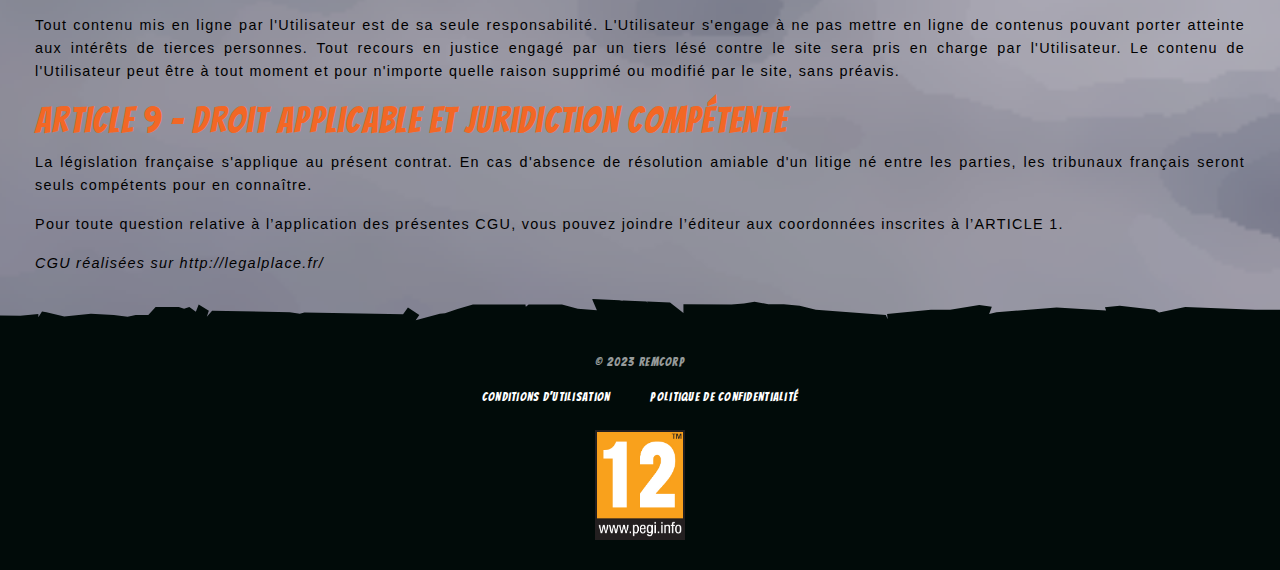
<file: cgu.html>
<!DOCTYPE html>
<html lang="fr-fr">
<head>

    <title>CGU Masters Guild™</title>

    <meta charset="utf-8">
    <meta content="IE=edge" http-equiv="X-UA-Compatible">
    <meta content="width=device-width, initial-scale=1" name="viewport">
    <meta content="cache-control: public, max-age=604800" name="cache-control"/>
    <meta name="robots" content="noindex, follow">

    <link crossorigin href="https://fonts.gstatic.com" rel="preconnect">
    <link rel="stylesheet" href="https://fonts.googleapis.com/css?family=Bangers">
    <link rel="stylesheet" href="https://cdnjs.cloudflare.com/ajax/libs/font-awesome/5.15.3/css/all.min.css" integrity="sha512-iBBXm8fW90+nuLcSKlbmrPcLa0OT92xO1BIsZ+ywDWZCvqsWgccV3gFoRBv0z+8dLJgyAHIhR35VZc2oM/gI1w==" crossorigin="anonymous" referrerpolicy="no-referrer" />
    <link href="assets/style.css" rel="stylesheet">
    <link href="https://unpkg.com/aos@2.3.1/dist/aos.css" rel="stylesheet">

    <!-- Favicon -->
    <link href="assets/images/icons/apple-icon-57x57.png" rel="apple-touch-icon" sizes="57x57">
    <link href="assets/images/icons/apple-icon-60x60.png" rel="apple-touch-icon" sizes="60x60">
    <link href="assets/images/icons/apple-icon-72x72.png" rel="apple-touch-icon" sizes="72x72">
    <link href="assets/images/icons/apple-icon-76x76.png" rel="apple-touch-icon" sizes="76x76">
    <link href="assets/images/icons/apple-icon-114x114.png" rel="apple-touch-icon" sizes="114x114">
    <link href="assets/images/icons/apple-icon-120x120.png" rel="apple-touch-icon" sizes="120x120">
    <link href="assets/images/icons/apple-icon-144x144.png" rel="apple-touch-icon" sizes="144x144">
    <link href="assets/images/icons/apple-icon-152x152.png" rel="apple-touch-icon" sizes="152x152">
    <link href="assets/images/icons/apple-icon-180x180.png" rel="apple-touch-icon" sizes="180x180">
    <link href="assets/images/icons/android-icon-192x192.png" rel="icon" sizes="192x192" type="image/png">
    <link href="assets/images/icons/favicon-32x32.png" rel="icon" sizes="32x32" type="image/png">
    <link href="assets/images/icons/favicon-96x96.png" rel="icon" sizes="96x96" type="image/png">
    <link href="assets/images/icons/favicon-16x16.png" rel="icon" sizes="16x16" type="image/png">
    <link href="assets/images/icons/manifest.json" rel="manifest">
    <link href="assets/images/icons/favicon.ico" rel="shortcut icon" type="image/x-icon"/>

</head>
<body>
<div id="App">

    <!-- Svgs -->
    <svg class="clip-svg">
        <clipPath clipPathUnits="objectBoundingBox" id="about-clip-path">
            <path d="M136.37,22.21l34.28,2.13,20.73,2.44,12.19-2.44h18.89l11-12.18h34.74l7.92,2.43L284,12.16l9.75,7.3L298,8.5l15.24,9.14-3,9.14,7.94-9.14,116.48,2.23,15.08,2.57,6.87-2.15,148,2.83,7.31-10.36L629,24.34l-5.48,7.93,36.27-9.87,7.77-.64,18.74-6.57L709.44,8.5h78.78l.3,2.86.8.1,3.62-3h50l23.77,6.09L895.33,17,888.41.86l.44-.86L928.8,1.87l4.49.73,1.44-.45L967.89,4l3.21,2.9-.41-3.08L1005,5.45l20.11,15.84V7.88l71.93.62L1116,6.66l15.84-2.44,20.73,3.66h23.16l23.77,2.44,24.38,5.8,104.84,8.22,2.89,6.42-.94-7.92,15.11-1.55,50.59-5.17h29l43.63-7,18.83,2.67-4,10.86L1494.66,20,1585,13l74.19,4.36-1.75-4.8,22.26-2.18L1732,16.12l6.55,4.29,39.28-8.28,104.72,4H1920V527h-25.27l-25-5.14,1.14-6.31L1702.68,527l-22.72-3,5.08,7.66-14.27,2.68-18.39-11.74-74.63,3L1548,523.08l-143.35,11.2L1337,529.57l-3.79-9.19L1330,530.65,1307.24,529l-17.85-7-53.56-8.65-33,8.65-77.23,4.33-8.78-3.79.56-11.54-9.76-.9-9.19,13-74.11,7.57L1013.5,527l3.79,7.32H981.72l-65.05-12.54L819,527l-28.39-3-20.34,3H725.45l-111-10.78L600.6,527,587,530.57l-9.87-12.43-72.9-3-43.75-7.73L457.94,513l-56.18,1.28-80.63,15.88-30.87,4.13L270.53,520.7l6,10.73-3.85,2.85-36.46,3.58-27-10.9-12.44-18.69-2.49,4.85-43.39-4.42L123,518.51l-31.7,13.35-23.58,3.86-16.31-5.15-15-3.43L0,527V25l30.55.23,25.64-2.39,1.33,4.91L63,19l6.73,1.15,26.64,6.16Z"/>
        </clipPath>
    </svg>

    <!-- Description -->
    <section id="Description">
        <div class="content" data-aos="zoom-in">
            <picture>
                <a href="index.html">
                    <img alt="Logo masters guild" src="assets/images/logo.png" width="100px">
                </a>
            </picture>
            <h2 class="mb-3">Conditions Générales d’Utilisation</h2>
        </div>
    </section>

    <!-- Fonctionnalités -->
    <section class="academies-bg paragraphCgu" id="Features">
        <p>
            <i>En vigueur au 07/06/2021</i>
        </p>
        <h1>Préambule</h1>
        <p>
            Les présentes conditions générales d'utilisation (dites « CGU ») ont pour objet l'encadrement juridique
            des modalités de mise à disposition du site et des services par RemCorp et de définir les conditions
            d’accès et d’utilisation des services par « l'Utilisateur ».
        </p>
        <p>
            Les présentes CGU sont accessibles sur le site à la rubrique «CGU».
        </p>
        <p>
            Toute inscription ou utilisation du site implique l'acceptation sans aucune réserve ni restriction des
            présentes CGU par l’utilisateur. Lors de l'inscription sur le site via le Formulaire d’inscription, chaque
            utilisateur accepte expressément les présentes CGU en cochant la case précédant le texte suivant : «
            Je reconnais avoir lu et compris les CGU et je les accepte ».
        </p>
        <p>
            En cas de non-acceptation des CGU stipulées dans le présent contrat, l'Utilisateur se doit de renoncer
            à l'accès des services proposés par le site.
        </p>
        <p>
            mastersguild.fr se réserve le droit de modifier unilatéralement et à tout moment le contenu des
            présentes CGU.
        </p>

        <h1>Article 1 - Les mentions légales</h1>
        <p>
            L'édition du site mastersguild.fr est assurée par la Société Entreprise individuelle RemCorp,
            immatriculée au RCS de Lyon sous le numéro 898 972 690, dont le siège
            social est situé au 12 rue d'armenie - 69003 Lyon - France
        </p>
        <p>
            Numéro de téléphone 0631383410
        </p>
        <p>
            Adresse e-mail : barbe.remi25@gmail.com.
        </p>
        <p>
            Le Directeur de la publication est : Rémi Barbé
        </p>
        <p>
            L'hébergeur du site mastersguild.fr est la société OVH, dont le siège social est situé au 2 rue
            Kellermann - 59100 Roubaix - France.
        </p>

        <h1>Article 2 - Accès au site</h1>
        <p>
            Le site internet propose, entre autre, un jeu vidéo.
        </p>
        <p>
            Le site est accessible gratuitement en tout lieu à tout Utilisateur ayant un accès à Internet. Tous les
            frais supportés par l'Utilisateur pour accéder au service (matériel informatique, logiciels, connexion
            Internet, etc.) sont à sa charge.
        </p>
        <p>
            L’Utilisateur non membre n'a pas accès aux services réservés. Pour cela, il doit s’inscrire en
            remplissant le formulaire. En acceptant de s’inscrire aux services réservés, l’Utilisateur membre
            s’engage à fournir des informations sincères et exactes concernant son état civil et ses coordonnées,
            notamment son adresse email.
        </p>
        <p>
            Pour accéder aux services, l’Utilisateur doit ensuite s'identifier à l'aide de son identifiant et de son mot
            de passe.
        </p>
        <p>
            Tout Utilisateur membre régulièrement inscrit pourra également solliciter sa désinscription en se
            rendant à la page dédiée sur son espace personnel. Celle-ci sera effective dans un délai raisonnable.
            Tout événement dû à un cas de force majeure ayant pour conséquence un dysfonctionnement du site
            ou serveur et sous réserve de toute interruption ou modification en cas de maintenance, n'engage pas
            la responsabilité de mastersguild.fr. Dans ces cas, l’Utilisateur accepte ainsi ne pas tenir rigueur à
            l’éditeur de toute interruption ou suspension de service, même sans préavis.
        </p>
        <p>
            L'Utilisateur a la possibilité de contacter le site par messagerie électronique à l’adresse email de
            l’éditeur communiqué à l’ARTICLE 1.
        </p>

        <h1>Article 3 - Collecte des données</h1>
        <p>
            Le site assure à l'Utilisateur une collecte et un traitement d'informations personnelles dans le respect
            de la vie privée conformément à la loi n°78-17 du 6 janvier 1978 relative à l'informatique, aux fichiers
            et aux libertés. Le site est déclaré à la CNIL sous le numéro "<i>En cours</i>".
            En vertu de la loi Informatique et Libertés, en date du 6 janvier 1978, l'Utilisateur dispose d'un droit
            d'accès, de rectification, de suppression et d'opposition de ses données personnelles. L'Utilisateur
            exerce ce droit :
            · par mail à l'adresse email barbe.remi25@gmail.com
        </p>

        <h1>Article 4 - Propriété intellectuelle</h1>
        <p>
            Les marques, logos, signes ainsi que tous les contenus du site (textes, images, son…) font l'objet
            d'une protection par le Code de la propriété intellectuelle et plus particulièrement par le droit d'auteur.
            L'Utilisateur doit solliciter l'autorisation préalable du site pour toute reproduction, publication, copie des
            différents contenus. Il s'engage à une utilisation des contenus du site dans un cadre strictement privé,
            toute utilisation à des fins commerciales et publicitaires est strictement interdite.
        </p>
        <p>
            Toute représentation totale ou partielle de ce site par quelque procédé que ce soit, sans l’autorisation
            expresse de l’exploitant du site Internet constituerait une contrefaçon sanctionnée par l’article L 335-2
            et suivants du Code de la propriété intellectuelle.
        </p>
        <p>
            Il est rappelé conformément à l’article L122-5 du Code de propriété intellectuelle que l’Utilisateur qui
            reproduit, copie ou publie le contenu protégé doit citer l’auteur et sa source.
        </p>
        <h3>Freepik</h3>
        <p>
            Nous utilisons des images du site web Freepik. Ils font un énorme travail, et possèdent des miliers d'images,
            nous ne pouvons que vous inviter à vous rendre sur ce lien
            <a href="https://www.freepik.com/vectors/icons">Icons vector created by jcomp - www.freepik.com</a>
            pour voir leur travail.
        </p>
        <p>Notamment des images de : <a href="http://www.freepik.com">Designed by upklyak / Freepik</a></p>
        <h3>Pixabay</h3>
        <p>
            Nous utilisons aussi des images du site web Pixabay. Eux aussi possèdent des miliers d'images,
            nous vous invitons donc aussi à vous rendre sur ce lien
            <a href="https://pixabay.com/fr/">Pixabay - www.pixabay.com</a>
            pour voir leur travail.
        </p>
        <h3>Craftpix</h3>
        <p>
            Nous utilisons aussi des images du site web Craftpix. Eux aussi possèdent des miliers d'images,
            nous vous invitons donc aussi à vous rendre sur ce lien
            <a href="https://craftpix.net">Craftpix - www.craftpix.net</a>
            pour voir leur travail.
        </p>

        <h1>Article 5 - Responsabilité</h1>
        <p>
            Les sources des informations diffusées sur le site mastersguild.fr sont réputées fiables mais le site ne
            garantit pas qu’il soit exempt de défauts, d’erreurs ou d’omissions.
        </p>
        <p>
            Les informations communiquées sont présentées à titre indicatif et général sans valeur contractuelle.
            Malgré des mises à jour régulières, le site mastersguild.fr ne peut être tenu responsable de la
            modification des dispositions administratives et juridiques survenant après la publication. De même, le
            site ne peut être tenue responsable de l’utilisation et de l’interprétation de l’information contenue dans
            ce site.
        </p>
        <p>
            L'Utilisateur s'assure de garder son mot de passe secret. Toute divulgation du mot de passe, quelle
            que soit sa forme, est interdite. Il assume les risques liés à l'utilisation de son identifiant et mot de
            passe. Le site décline toute responsabilité.
        </p>
        <p>
            Le site mastersguild.fr ne peut être tenu pour responsable d’éventuels virus qui pourraient infecter
            l’ordinateur ou tout matériel informatique de l'Utilisateur, suite à une utilisation, à l’accès, ou au
            téléchargement provenant de ce site.
        </p>
        <p>
            La responsabilité du site ne peut être engagée en cas de force majeure ou du fait imprévisible et
            insurmontable d'un tiers.
        </p>

        <h1>Article 6 - Liens hypertextes</h1>
        <p>
            Des liens hypertextes peuvent être présents sur le site, notamment dans la partie Chat/Discussion. L’Utilisateur est informé qu’en cliquant sur ces
            liens, il peut sortir du site mastersguild.fr. Ce dernier n’a pas de contrôle sur les pages web sur lesquelles
            aboutissent ces liens et ne saurait, en aucun cas, être responsable de leur contenu.
        </p>

        <h1>Article 7 - Cookies</h1>
        <p>
            L’Utilisateur est informé que lors de ses visites sur le site, un cookie peut s’installer automatiquement
            sur son logiciel de navigation.
        </p>
        <p>
            Les cookies sont de petits fichiers stockés temporairement sur le disque dur de l’ordinateur de
            l’Utilisateur par votre navigateur et qui sont nécessaires à l’utilisation du site mastersguild.fr. Les
            cookies ne contiennent pas d’information personnelle et ne peuvent pas être utilisés pour identifier
            quelqu’un. Un cookie contient un identifiant unique, généré aléatoirement et donc anonyme. Certains
            cookies expirent à la fin de la visite de l’Utilisateur, d’autres restent.
        </p>
        <p>
            L’information contenue dans les cookies est utilisée pour améliorer le site mastersguild.fr.
            En naviguant sur le site, L’Utilisateur les accepte.
        </p>
        <p>
            L’Utilisateur doit toutefois donner son consentement quant à l’utilisation de certains cookies.
            A défaut d’acceptation, l’Utilisateur est informé que certaines fonctionnalités ou pages risquent de lui
            être refusées.
        </p>
        <p>
            L’Utilisateur pourra désactiver ces cookies par l’intermédiaire des paramètres figurant au sein de son
            logiciel de navigation.
        </p>

        <h1>Article 8 - Publication par l'Utilisateur</h1>
        <p>
            Le site permet aux membres de publier des commentaires et d'écrire dans des chats.
        </p>
        <p>
            Dans ses publications, le membre s’engage à respecter les règles de la Netiquette (règles de bonne
            conduite de l’internet) et les règles de droit en vigueur.
        </p>
        <p>
            Le site peut exercer une modération sur les publications et se réserve le droit de refuser leur mise en
            ligne, sans avoir à s’en justifier auprès du membre.
        </p>
        <p>
            Le membre reste titulaire de l’intégralité de ses droits de propriété intellectuelle. Mais en publiant une
            publication sur le site, il cède à la société éditrice le droit non exclusif et gratuit de représenter,
            reproduire, adapter, modifier, diffuser et distribuer sa publication, directement ou par un tiers autorisé,
            dans le monde entier, sur tout support (numérique ou physique), pour la durée de la propriété
            intellectuelle. Le Membre cède notamment le droit d'utiliser sa publication sur internet et sur les
            réseaux de téléphonie mobile.
        </p>
        <p>
            La société éditrice s'engage à faire figurer le nom du membre à proximité de chaque utilisation de sa
            publication.
        </p>
        <p>
            Tout contenu mis en ligne par l'Utilisateur est de sa seule responsabilité. L'Utilisateur s'engage à ne
            pas mettre en ligne de contenus pouvant porter atteinte aux intérêts de tierces personnes. Tout
            recours en justice engagé par un tiers lésé contre le site sera pris en charge par l'Utilisateur.
            Le contenu de l'Utilisateur peut être à tout moment et pour n'importe quelle raison supprimé ou modifié
            par le site, sans préavis.
        </p>

        <h1>Article 9 - Droit applicable et juridiction compétente</h1>
        <p>
            La législation française s'applique au présent contrat. En cas d'absence de résolution amiable d'un
            litige né entre les parties, les tribunaux français seront seuls compétents pour en connaître.
        </p>
        <p>
            Pour toute question relative à l’application des présentes CGU, vous pouvez joindre l’éditeur aux
            coordonnées inscrites à l’ARTICLE 1.
        </p>
        <p>
            <i>CGU réalisées sur http://legalplace.fr/</i>
        </p>
    </section>

    <!-- Barre Footer -->
    <div class="footer-separation">
        <img alt="" class="img-fluid" src="assets/images/footer-separation.svg">
    </div>

    <!-- Footer -->
    <footer>
        <div class="justify-content-md-between align-items-center">
            <div class="social">
                <a href="https://www.facebook.com/remi.barbe1/" class="social-btn" rel="noopener" target="_blank">
                    <i class="fab fa-facebook"></i>
                </a>
                <a href="https://twitter.com/Rem_Barbe" class="social-btn" rel="noopener" target="_blank">
                    <i class="fab fa-twitter"></i>
                </a>
            </div>
        </div>

        <div class="d-flex flex-column-reverse flex-md-column justify-content-md-between text-center">
            <div class="legal">
                <p>© 2023 RemCorp</p>
                <div class="links mb-md-4">
                    <a href="cgu.html" class="" rel="noopener" target="_blank">
                        Conditions d'utilisation
                    </a>
                    <a href="confidentialite.html" class="" rel="noopener" target="_blank">
                        Politique de confidentialité
                    </a>
                </div>
            </div>

            <div class="pegi">
                <img src="assets/images/pegi-12.jpeg" alt="PEGI 12" class="img-fluid pegi">
            </div>
        </div>
    </footer>
</div>

<script src="https://unpkg.com/aos@2.3.1/dist/aos.js"></script>
<script type="text/javascript">
  AOS.init();
</script>

</body>
</html>
</file>
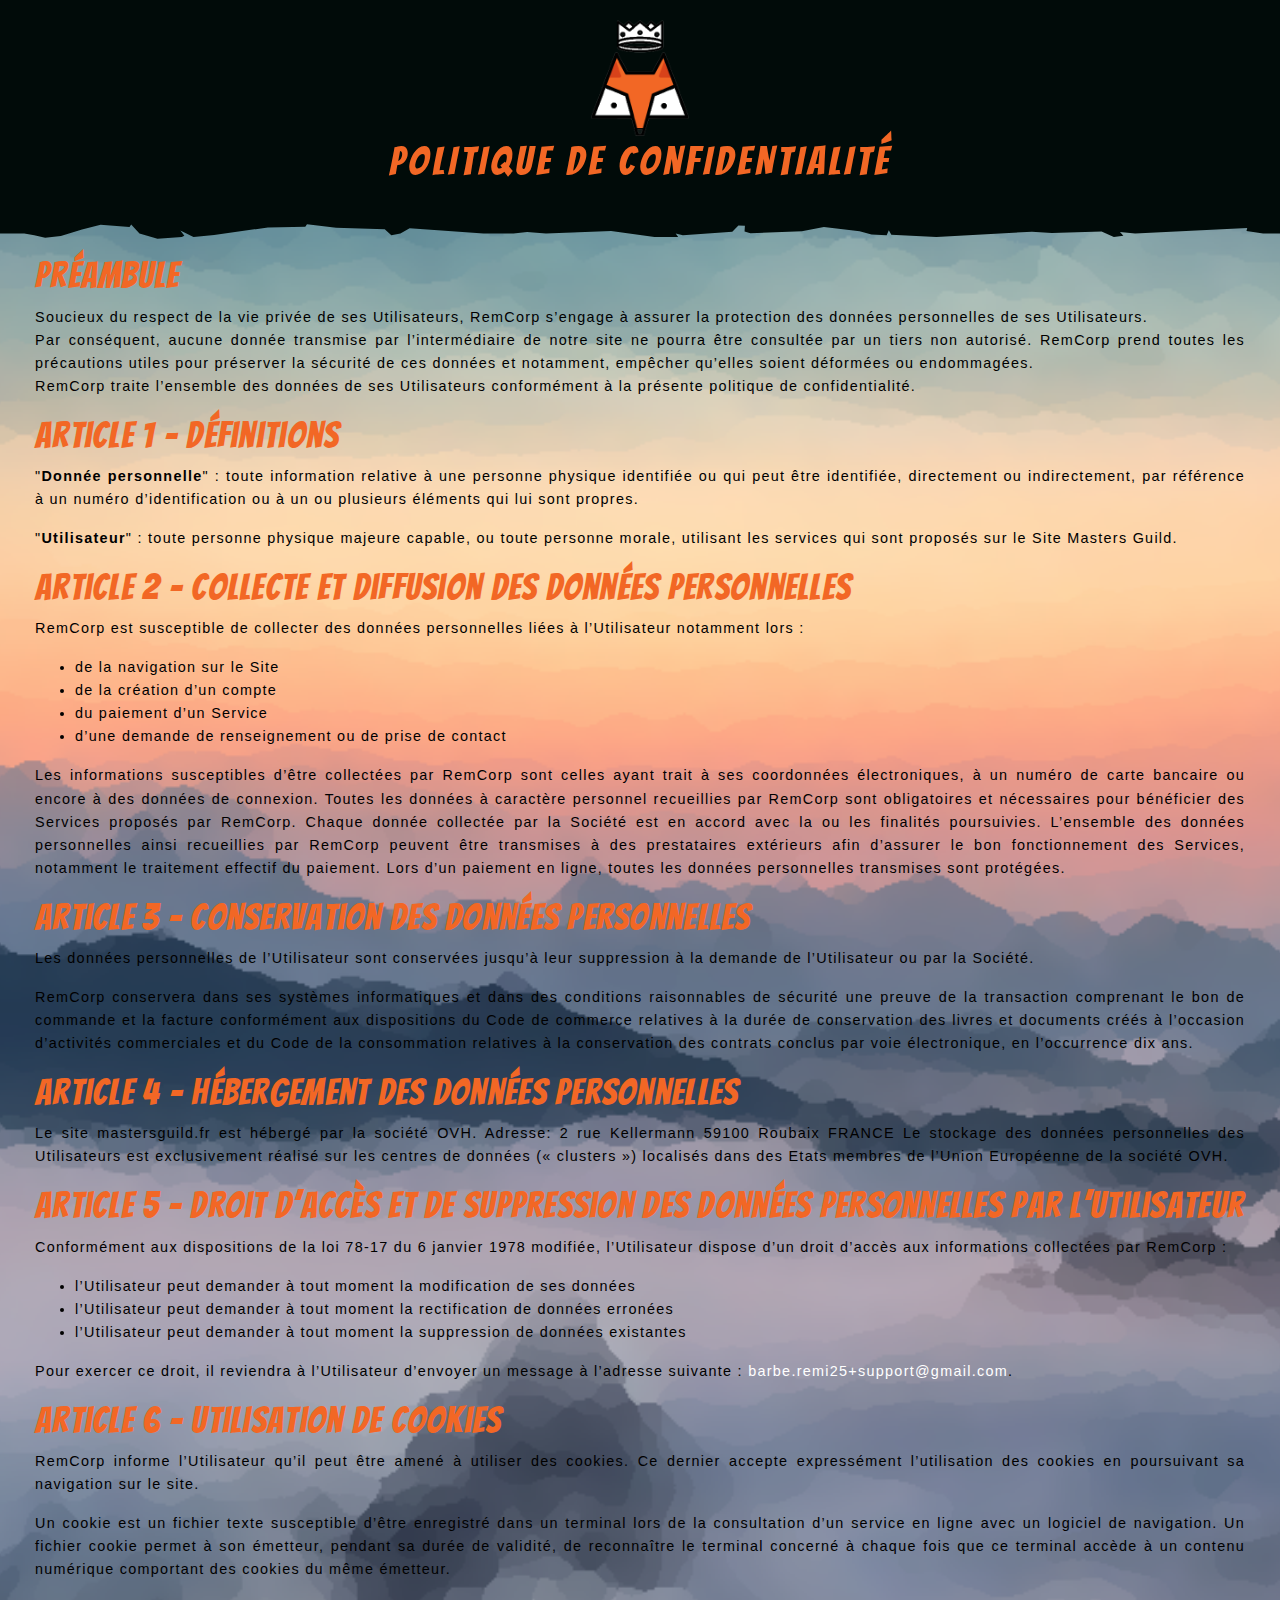
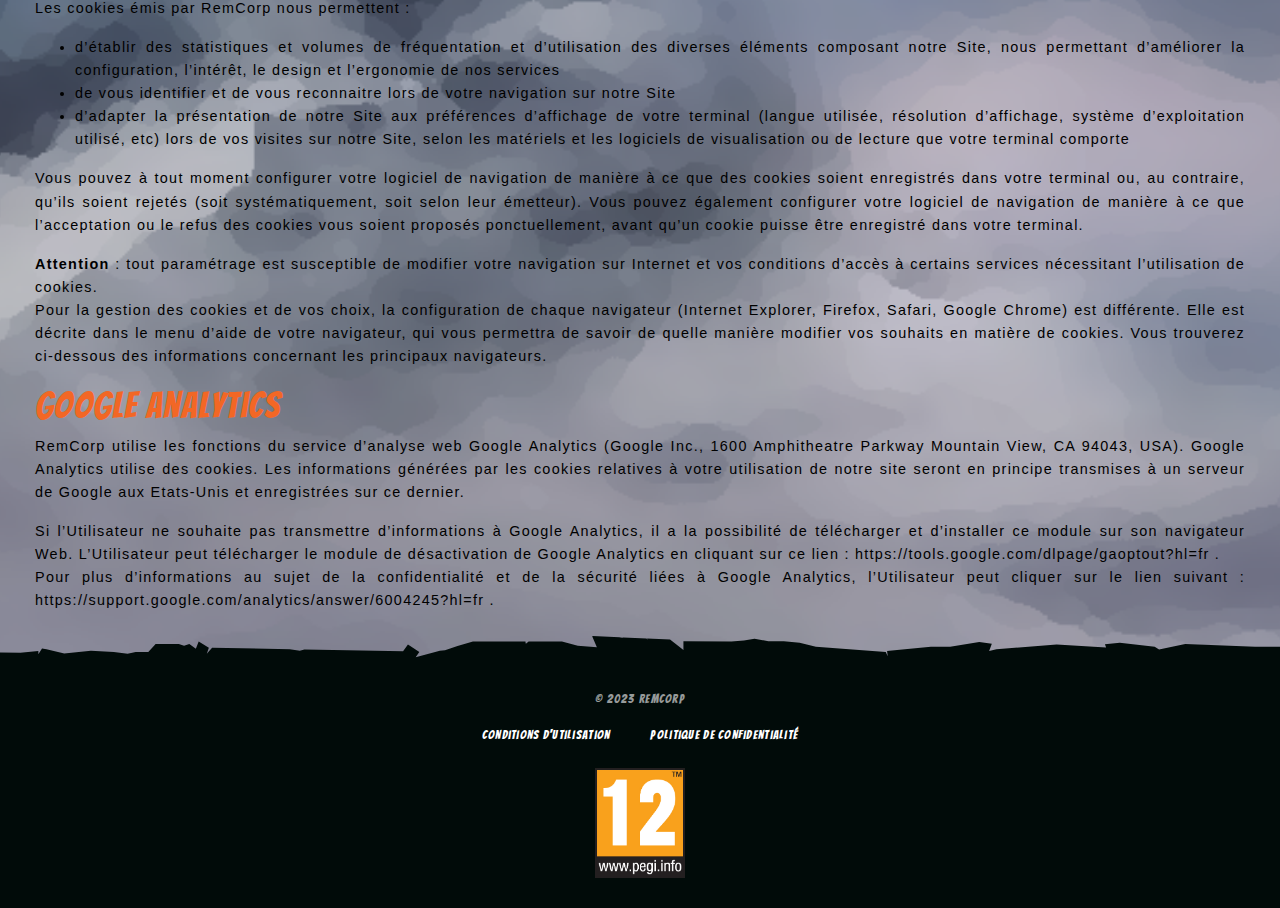
<file: confidentialite.html>
<!DOCTYPE html>
<html lang="fr-fr">
<head>

    <title>Confidentialité Masters Guild™</title>

    <meta charset="utf-8">
    <meta content="IE=edge" http-equiv="X-UA-Compatible">
    <meta content="width=device-width, initial-scale=1" name="viewport">
    <meta content="cache-control: public, max-age=604800" name="cache-control"/>
    <meta name="robots" content="noindex, follow">

    <link crossorigin href="https://fonts.gstatic.com" rel="preconnect">
    <link rel="stylesheet" href="https://fonts.googleapis.com/css?family=Bangers">
    <link rel="stylesheet" href="https://cdnjs.cloudflare.com/ajax/libs/font-awesome/5.15.3/css/all.min.css" integrity="sha512-iBBXm8fW90+nuLcSKlbmrPcLa0OT92xO1BIsZ+ywDWZCvqsWgccV3gFoRBv0z+8dLJgyAHIhR35VZc2oM/gI1w==" crossorigin="anonymous" referrerpolicy="no-referrer" />
    <link href="assets/style.css" rel="stylesheet">
    <link href="https://unpkg.com/aos@2.3.1/dist/aos.css" rel="stylesheet">

    <!-- Favicon -->
    <link href="assets/images/icons/apple-icon-57x57.png" rel="apple-touch-icon" sizes="57x57">
    <link href="assets/images/icons/apple-icon-60x60.png" rel="apple-touch-icon" sizes="60x60">
    <link href="assets/images/icons/apple-icon-72x72.png" rel="apple-touch-icon" sizes="72x72">
    <link href="assets/images/icons/apple-icon-76x76.png" rel="apple-touch-icon" sizes="76x76">
    <link href="assets/images/icons/apple-icon-114x114.png" rel="apple-touch-icon" sizes="114x114">
    <link href="assets/images/icons/apple-icon-120x120.png" rel="apple-touch-icon" sizes="120x120">
    <link href="assets/images/icons/apple-icon-144x144.png" rel="apple-touch-icon" sizes="144x144">
    <link href="assets/images/icons/apple-icon-152x152.png" rel="apple-touch-icon" sizes="152x152">
    <link href="assets/images/icons/apple-icon-180x180.png" rel="apple-touch-icon" sizes="180x180">
    <link href="assets/images/icons/android-icon-192x192.png" rel="icon" sizes="192x192" type="image/png">
    <link href="assets/images/icons/favicon-32x32.png" rel="icon" sizes="32x32" type="image/png">
    <link href="assets/images/icons/favicon-96x96.png" rel="icon" sizes="96x96" type="image/png">
    <link href="assets/images/icons/favicon-16x16.png" rel="icon" sizes="16x16" type="image/png">
    <link href="assets/images/icons/manifest.json" rel="manifest">
    <link href="assets/images/icons/favicon.ico" rel="shortcut icon" type="image/x-icon"/>

</head>
<body>
<div id="App">

    <!-- Svgs -->
    <svg class="clip-svg">
        <clipPath clipPathUnits="objectBoundingBox" id="about-clip-path">
            <path d="M136.37,22.21l34.28,2.13,20.73,2.44,12.19-2.44h18.89l11-12.18h34.74l7.92,2.43L284,12.16l9.75,7.3L298,8.5l15.24,9.14-3,9.14,7.94-9.14,116.48,2.23,15.08,2.57,6.87-2.15,148,2.83,7.31-10.36L629,24.34l-5.48,7.93,36.27-9.87,7.77-.64,18.74-6.57L709.44,8.5h78.78l.3,2.86.8.1,3.62-3h50l23.77,6.09L895.33,17,888.41.86l.44-.86L928.8,1.87l4.49.73,1.44-.45L967.89,4l3.21,2.9-.41-3.08L1005,5.45l20.11,15.84V7.88l71.93.62L1116,6.66l15.84-2.44,20.73,3.66h23.16l23.77,2.44,24.38,5.8,104.84,8.22,2.89,6.42-.94-7.92,15.11-1.55,50.59-5.17h29l43.63-7,18.83,2.67-4,10.86L1494.66,20,1585,13l74.19,4.36-1.75-4.8,22.26-2.18L1732,16.12l6.55,4.29,39.28-8.28,104.72,4H1920V527h-25.27l-25-5.14,1.14-6.31L1702.68,527l-22.72-3,5.08,7.66-14.27,2.68-18.39-11.74-74.63,3L1548,523.08l-143.35,11.2L1337,529.57l-3.79-9.19L1330,530.65,1307.24,529l-17.85-7-53.56-8.65-33,8.65-77.23,4.33-8.78-3.79.56-11.54-9.76-.9-9.19,13-74.11,7.57L1013.5,527l3.79,7.32H981.72l-65.05-12.54L819,527l-28.39-3-20.34,3H725.45l-111-10.78L600.6,527,587,530.57l-9.87-12.43-72.9-3-43.75-7.73L457.94,513l-56.18,1.28-80.63,15.88-30.87,4.13L270.53,520.7l6,10.73-3.85,2.85-36.46,3.58-27-10.9-12.44-18.69-2.49,4.85-43.39-4.42L123,518.51l-31.7,13.35-23.58,3.86-16.31-5.15-15-3.43L0,527V25l30.55.23,25.64-2.39,1.33,4.91L63,19l6.73,1.15,26.64,6.16Z"/>
        </clipPath>
    </svg>

    <!-- Description -->
    <section id="Description">
        <div class="content" data-aos="zoom-in">
            <picture>
                <a href="index.html">
                    <img alt="Logo masters guild" src="assets/images/logo.png" width="100px">
                </a>
            </picture>
            <h2 class="mb-3">Politique de confidentialité</h2>
        </div>
    </section>

    <!-- Fonctionnalités -->
    <section class="academies-bg paragraphCgu" id="Features">
        <h1>Préambule</h1>
        <p>
            Soucieux du respect de la vie privée de ses Utilisateurs, RemCorp s’engage à assurer la protection des données personnelles de ses Utilisateurs.
            <br/>
            Par conséquent, aucune donnée transmise par l’intermédiaire de notre site ne pourra être consultée par un tiers non autorisé. RemCorp prend toutes les précautions utiles pour préserver la sécurité de ces données et notamment, empêcher qu’elles soient déformées ou endommagées.
            <br/>
            RemCorp traite l’ensemble des données de ses Utilisateurs conformément à la présente politique de confidentialité.
        </p>

        <h1>Article 1 - Définitions</h1>
        <p>
            "<strong>Donnée personnelle</strong>" : toute information relative à une personne physique identifiée ou qui peut être identifiée, directement ou indirectement, par référence à un numéro d’identification ou à un ou plusieurs éléments qui lui sont propres.
        </p>
        <p>
            "<strong>Utilisateur</strong>" : toute personne physique majeure capable, ou toute personne morale, utilisant les services qui sont proposés sur le Site Masters Guild.
        </p>

        <h1>Article 2 - Collecte et diffusion des données personnelles</h1>
        <p>
            RemCorp est susceptible de collecter des données personnelles liées à l’Utilisateur notamment lors :
            <ul>
                <li>de la navigation sur le Site</li>
                <li>de la création d’un compte</li>
                <li>du paiement d’un Service</li>
                <li>d’une demande de renseignement ou de prise de contact</li>
            </ul>
            Les informations susceptibles d’être collectées par RemCorp sont celles ayant trait à ses coordonnées électroniques, à un numéro de carte bancaire ou encore à des données de connexion.

            Toutes les données à caractère personnel recueillies par RemCorp sont obligatoires et nécessaires pour bénéficier des Services proposés par RemCorp. Chaque donnée collectée par la Société est en accord avec la ou les finalités poursuivies.

            L’ensemble des données personnelles ainsi recueillies par RemCorp peuvent être transmises à des prestataires extérieurs afin d’assurer le bon fonctionnement des Services, notamment le traitement effectif du paiement. Lors d’un paiement en ligne, toutes les données personnelles transmises sont protégées.
        </p>

        <h1>Article 3 - Conservation des données personnelles</h1>
        <p>
            Les données personnelles de l’Utilisateur sont conservées jusqu’à leur suppression à la demande de l’Utilisateur ou par la Société.
        </p>
        <p>
            RemCorp conservera dans ses systèmes informatiques et dans des conditions raisonnables de sécurité une preuve de la transaction comprenant le bon de commande et la facture conformément aux dispositions du Code de commerce relatives à la durée de conservation des livres et documents créés à l’occasion d’activités commerciales et du Code de la consommation relatives à la conservation des contrats conclus par voie électronique, en l’occurrence dix ans.
        </p>

        <h1>Article 4 - Hébergement des données personnelles</h1>
        <p>Le site mastersguild.fr est hébergé par la société OVH.

        Adresse: 2 rue Kellermann 59100 Roubaix FRANCE

        Le stockage des données personnelles des Utilisateurs est exclusivement réalisé sur les centres de données (« clusters ») localisés dans des Etats membres de l’Union Européenne de la société OVH.
        </p>

        <h1>Article 5 - Droit d’accès et de suppression des données personnelles par l’Utilisateur</h1>
        <p>
            Conformément aux dispositions de la loi 78-17 du 6 janvier 1978 modifiée, l’Utilisateur dispose d’un droit d’accès aux informations collectées par RemCorp :
            <ul>
                <li>l’Utilisateur peut demander à tout moment la modification de ses données</li>
                <li>l’Utilisateur peut demander à tout moment la rectification de données erronées</li>
                <li>l’Utilisateur peut demander à tout moment la suppression de données existantes</li>
            </ul>
            Pour exercer ce droit, il reviendra à l’Utilisateur d’envoyer un message à l’adresse suivante : <a href="mailto:barbe.remi25+support@gmail.com">barbe.remi25+support@gmail.com</a>.
        </p>

        <h1>Article 6 - Utilisation de cookies</h1>
        <p>
            RemCorp informe l’Utilisateur qu’il peut être amené à utiliser des cookies. Ce dernier accepte expressément l’utilisation des cookies en poursuivant sa navigation sur le site.
        </p>
        <p>
            Un cookie est un fichier texte susceptible d’être enregistré dans un terminal lors de la consultation d’un service en ligne avec un logiciel de navigation. Un fichier cookie permet à son émetteur, pendant sa durée de validité, de reconnaître le terminal concerné à chaque fois que ce terminal accède à un contenu numérique comportant des cookies du même émetteur.
        </p>
        <p>
            Les cookies émis par RemCorp nous permettent :
            <br/>
            <ul>
                <li>d’établir des statistiques et volumes de fréquentation et d’utilisation des diverses éléments composant notre Site, nous permettant d’améliorer la configuration, l’intérêt, le design et l’ergonomie de nos services</li>
                <li>de vous identifier et de vous reconnaitre lors de votre navigation sur notre Site</li>
                <li>d’adapter la présentation de notre Site aux préférences d’affichage de votre terminal (langue utilisée, résolution d’affichage, système d’exploitation utilisé, etc) lors de vos visites sur notre Site, selon les matériels et les logiciels de visualisation ou de lecture que votre terminal comporte</li>
            </ul>
            Vous pouvez à tout moment configurer votre logiciel de navigation de manière à ce que des cookies soient enregistrés dans votre terminal ou, au contraire, qu’ils soient rejetés (soit systématiquement, soit selon leur émetteur). Vous pouvez également configurer votre logiciel de navigation de manière à ce que l’acceptation ou le refus des cookies vous soient proposés ponctuellement, avant qu’un cookie puisse être enregistré dans votre terminal.
        </p>

        <strong>Attention</strong> : tout paramétrage est susceptible de modifier votre navigation sur Internet et vos conditions d’accès à certains services nécessitant l’utilisation de cookies.
        <p>
            Pour la gestion des cookies et de vos choix, la configuration de chaque navigateur (Internet Explorer, Firefox, Safari, Google Chrome) est différente. Elle est décrite dans le menu d’aide de votre navigateur, qui vous permettra de savoir de quelle manière modifier vos souhaits en matière de cookies. Vous trouverez ci-dessous des informations concernant les principaux navigateurs.
        </p>

        <h1>Google Analytics</h1>
        <p>
            RemCorp utilise les fonctions du service d’analyse web Google Analytics (Google Inc., 1600 Amphitheatre Parkway Mountain View, CA 94043, USA). Google Analytics utilise des cookies. Les informations générées par les cookies relatives à votre utilisation de notre site seront en principe transmises à un serveur de Google aux Etats-Unis et enregistrées sur ce dernier.
        </p>
            Si l’Utilisateur ne souhaite pas transmettre d’informations à Google Analytics, il a la possibilité de télécharger et d’installer ce module sur son navigateur Web. L’Utilisateur peut télécharger le module de désactivation de Google Analytics en cliquant sur ce lien : https://tools.google.com/dlpage/gaoptout?hl=fr .
        <p>
            Pour plus d’informations au sujet de la confidentialité et de la sécurité liées à Google Analytics, l’Utilisateur peut cliquer sur le lien suivant : https://support.google.com/analytics/answer/6004245?hl=fr .
        </p>
    </section>

    <!-- Barre Footer -->
    <div class="footer-separation">
        <img alt="" class="img-fluid" src="assets/images/footer-separation.svg">
    </div>

    <!-- Footer -->
    <footer>
        <div class="justify-content-md-between align-items-center">
            <div class="social">
                <a href="https://www.facebook.com/remi.barbe1/" class="social-btn" rel="noopener" target="_blank">
                    <i class="fab fa-facebook"></i>
                </a>
                <a href="https://twitter.com/Rem_Barbe" class="social-btn" rel="noopener" target="_blank">
                    <i class="fab fa-twitter"></i>
                </a>
            </div>
        </div>

        <div class="d-flex flex-column-reverse flex-md-column justify-content-md-between text-center">
            <div class="legal">
                <p>© 2023 RemCorp</p>
                <div class="links mb-md-4">
                    <a href="cgu.html" class="" rel="noopener" target="_blank">
                        Conditions d'utilisation
                    </a>
                    <a href="confidentialite.html" class="" rel="noopener" target="_blank">
                        Politique de confidentialité
                    </a>
                </div>
            </div>

            <div class="pegi">
                <img src="assets/images/pegi-12.jpeg" alt="PEGI 12" class="img-fluid pegi">
            </div>
        </div>
    </footer>
</div>

<script src="https://unpkg.com/aos@2.3.1/dist/aos.js"></script>
<script type="text/javascript">
  AOS.init();
</script>

</body>
</html>
</file>
